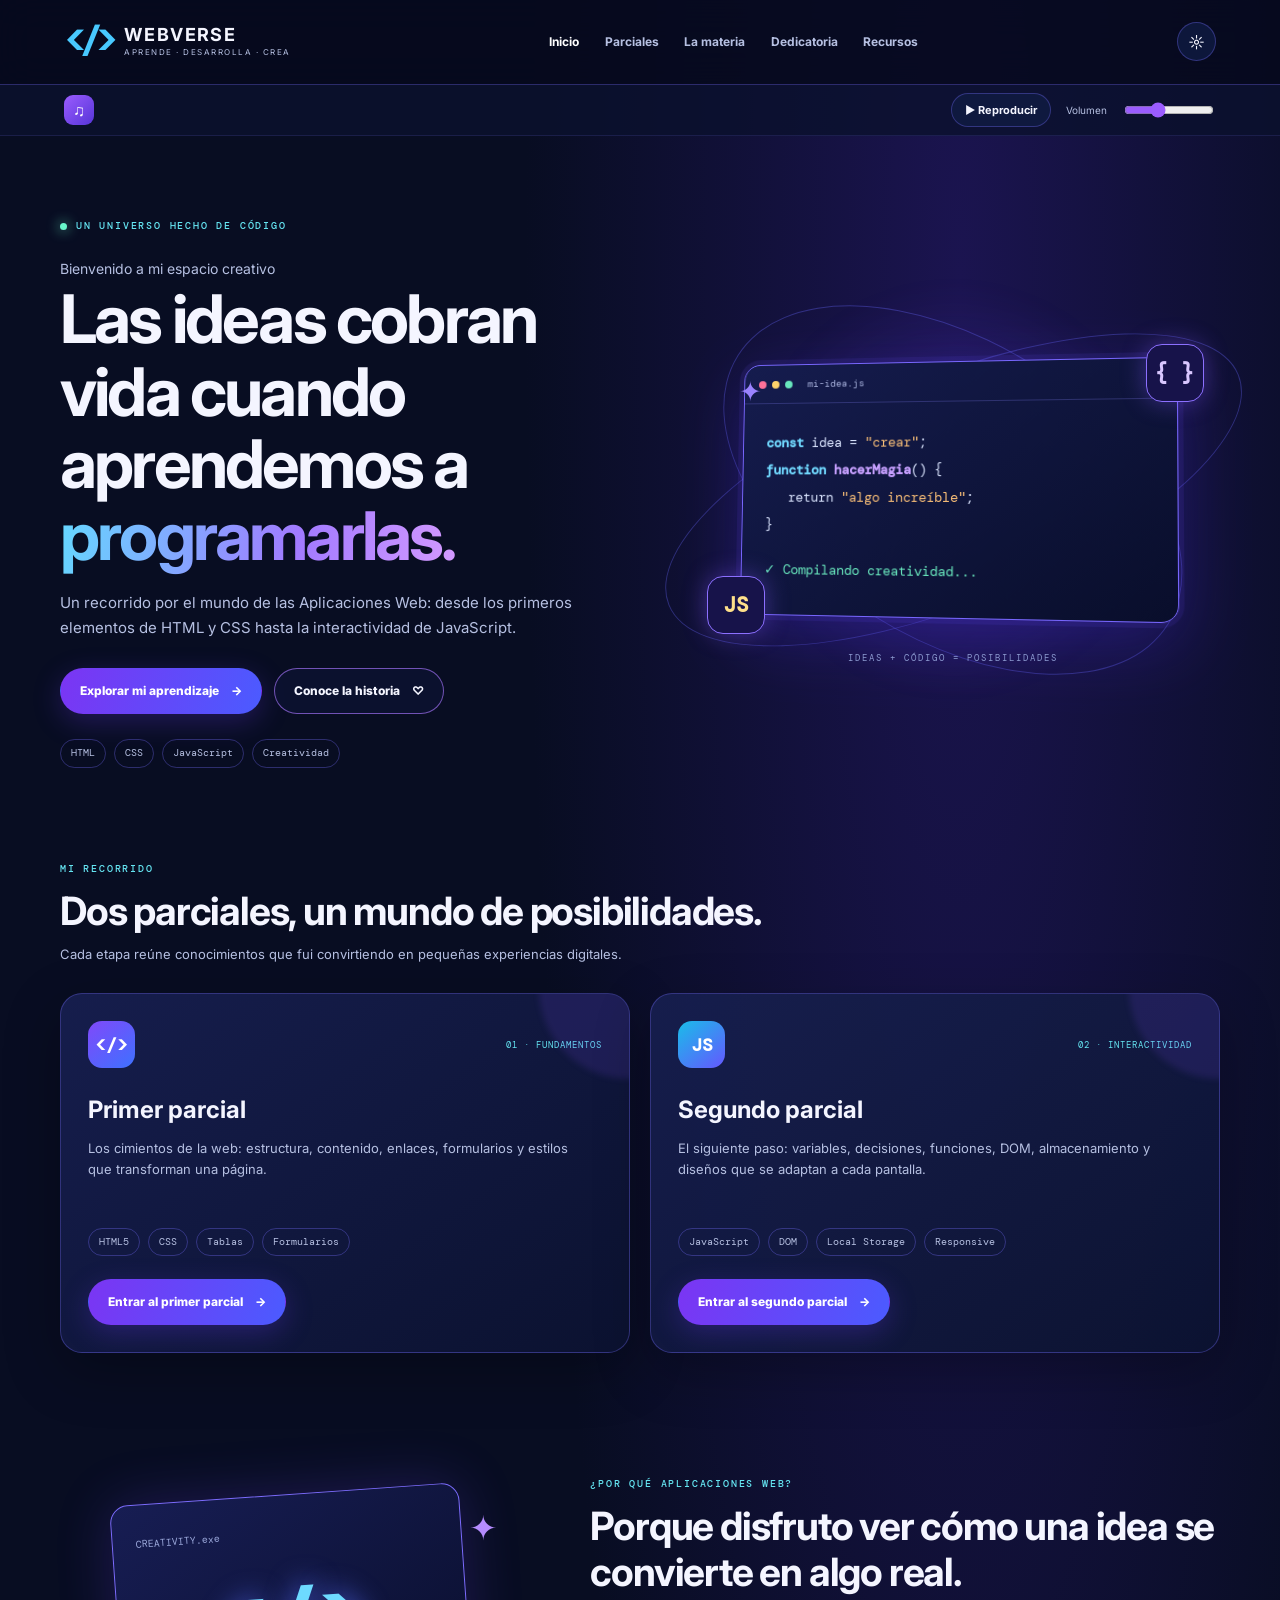
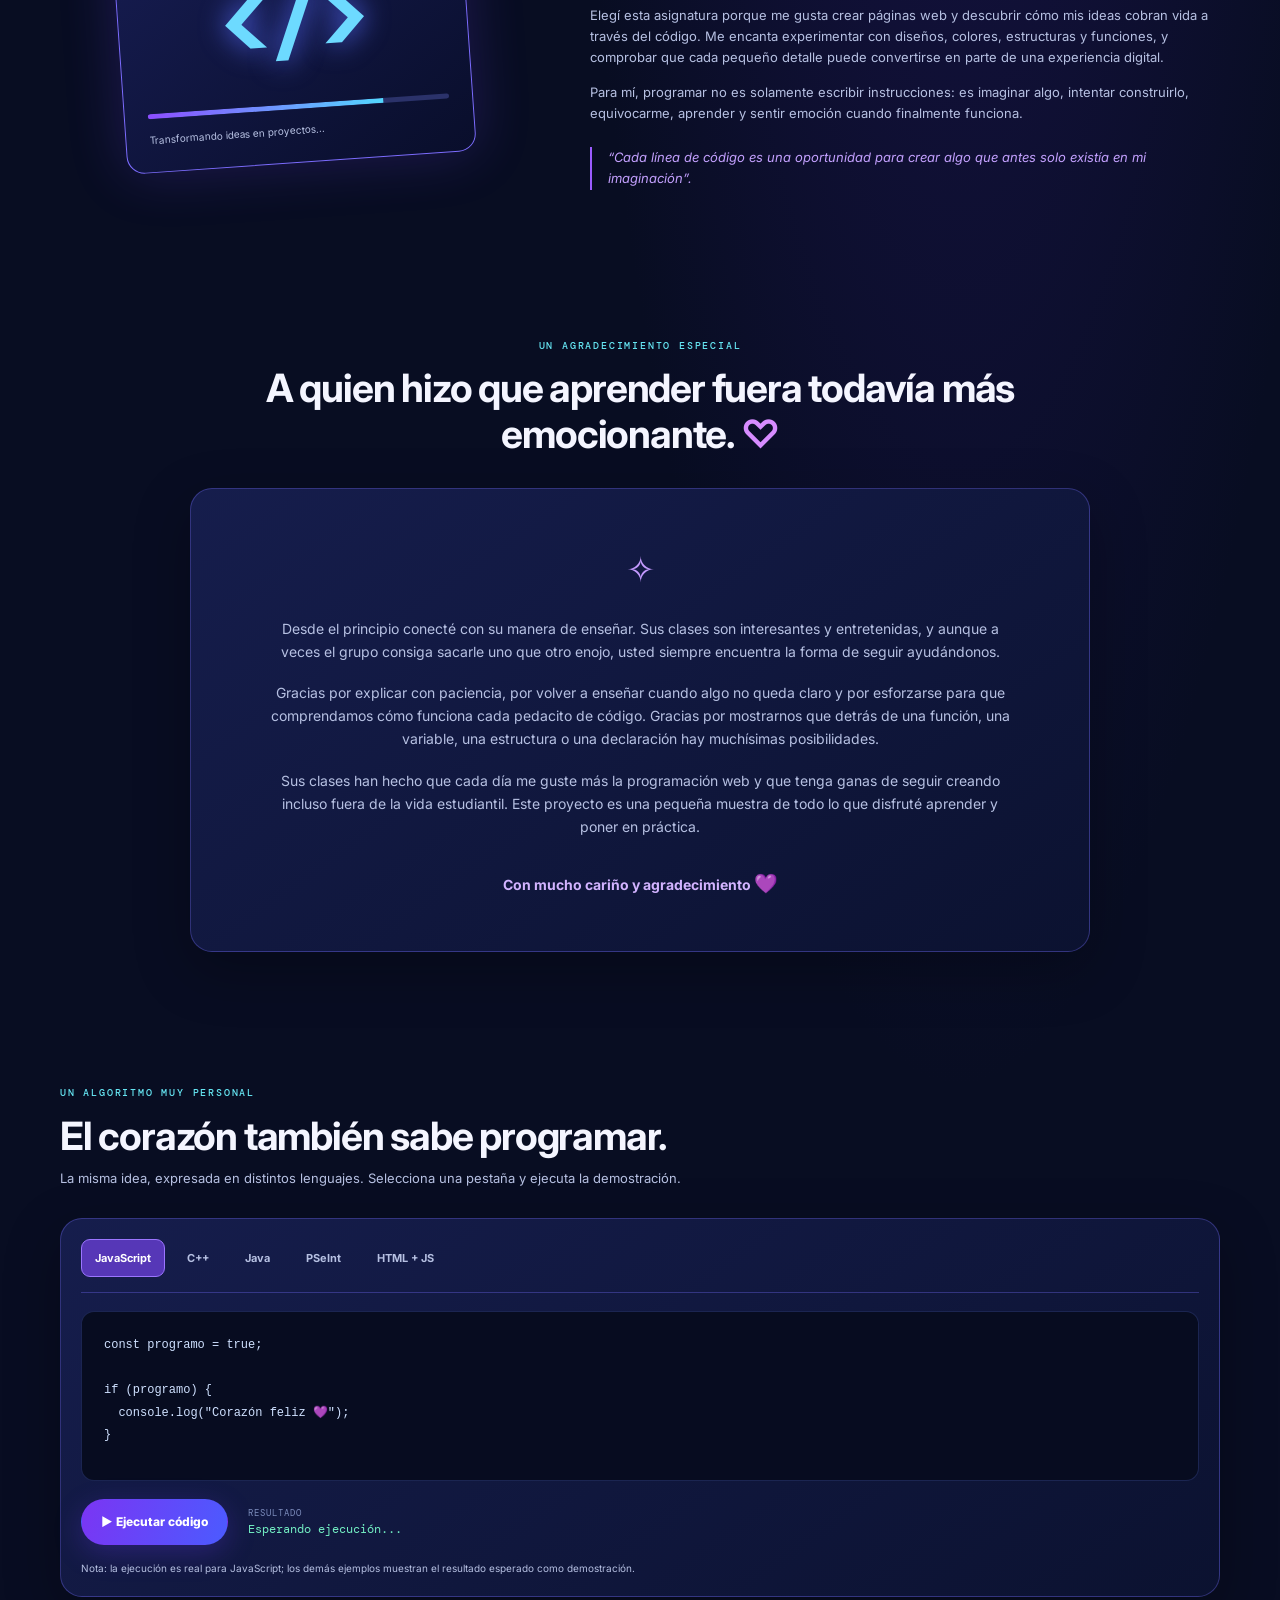
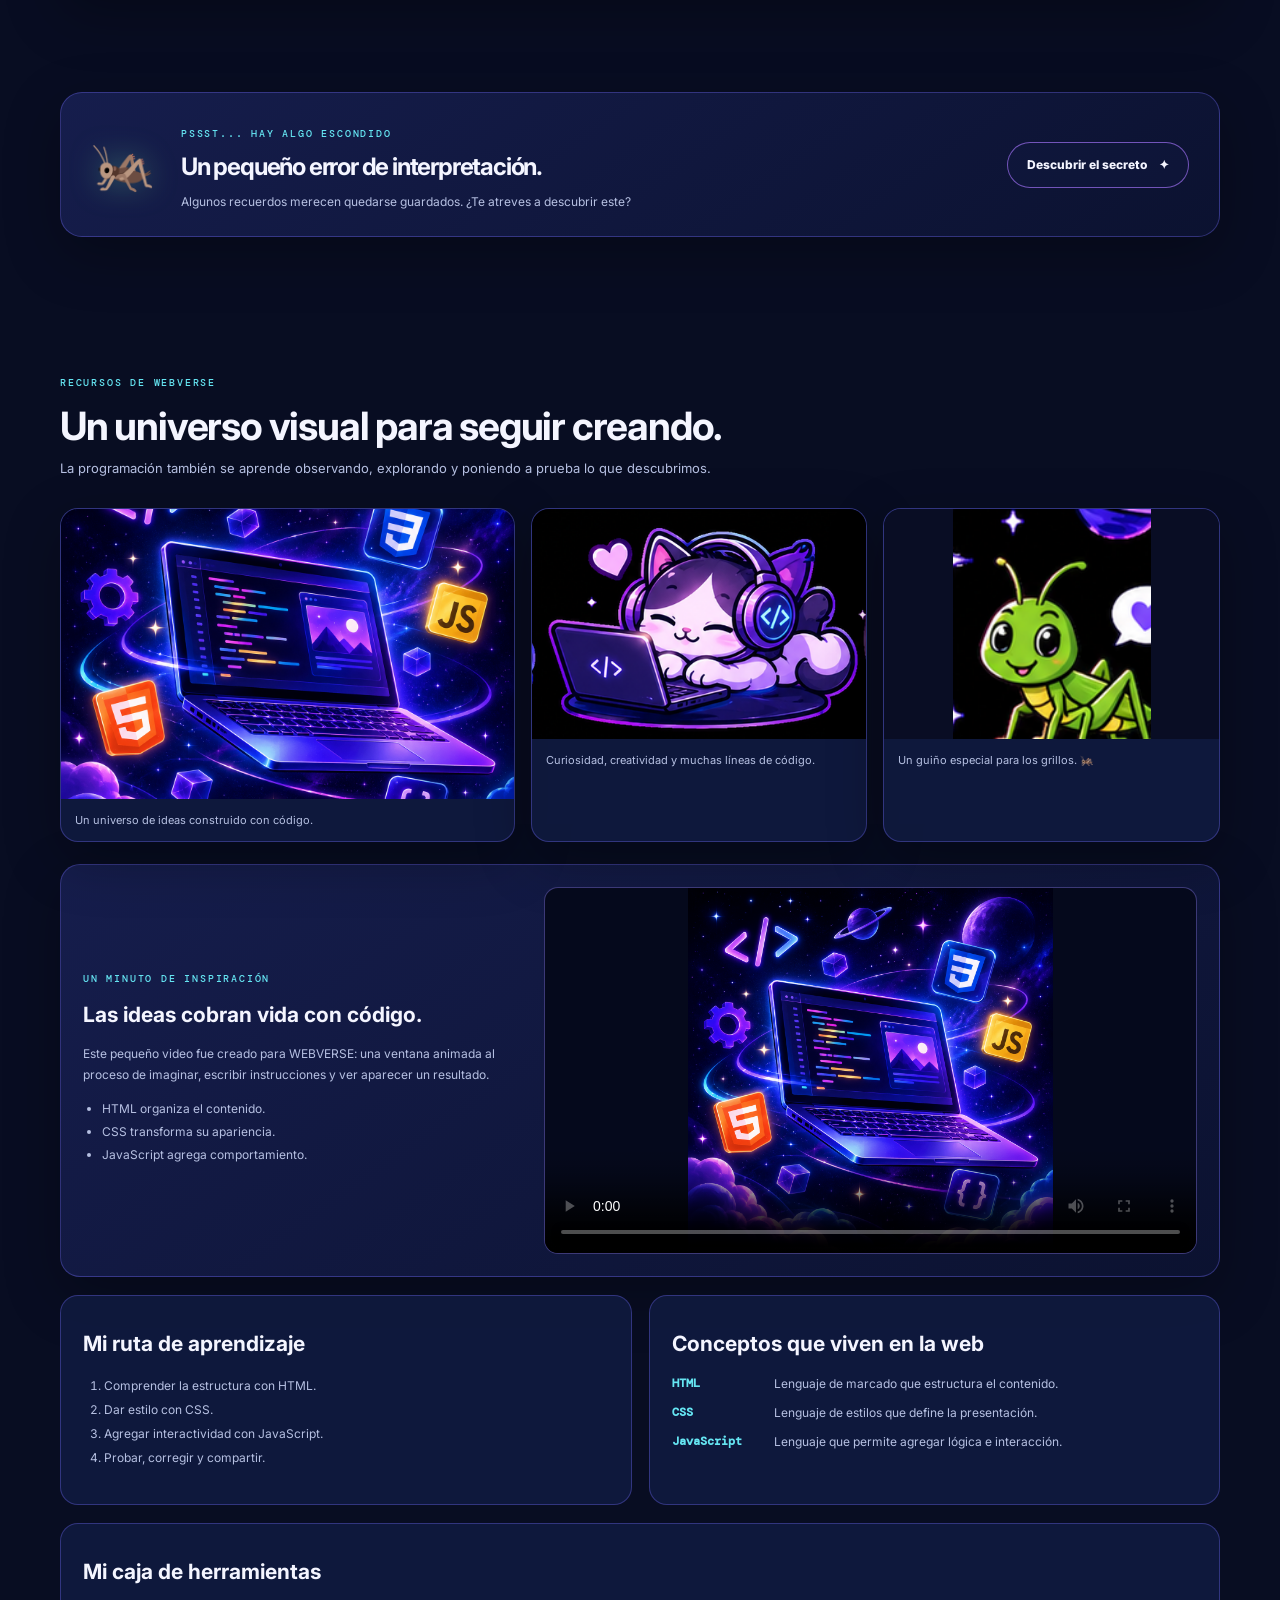
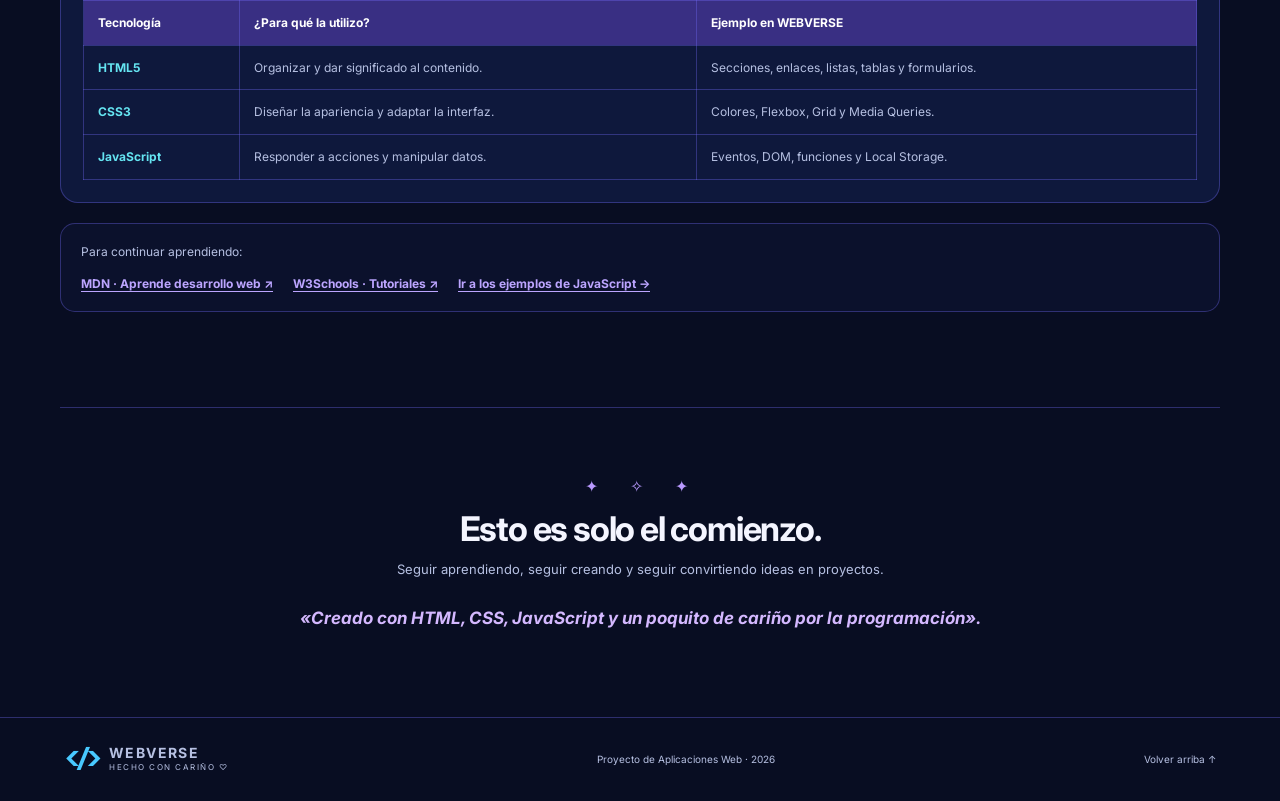
<file: index.html>
<!DOCTYPE html>
<html lang="es">
<head>
  <meta charset="UTF-8">
  <meta name="viewport" content="width=device-width, initial-scale=1.0">
  <meta name="description" content="WEBVERSE: un recorrido creativo por el desarrollo de aplicaciones web.">
  <meta name="theme-color" content="#090d24">
  <title>WEBVERSE | Aprende · Desarrolla · Crea</title>
  <link rel="preconnect" href="https://fonts.googleapis.com">
  <link rel="preconnect" href="https://fonts.gstatic.com" crossorigin>
  <link href="https://fonts.googleapis.com/css2?family=DM+Mono:wght@400;500&family=Inter:wght@400;500;600;700;800&display=swap" rel="stylesheet">
  <link rel="stylesheet" href="webverse.css">
  <script src="index.js" defer></script>
</head>
<body class="home-page">
  <div class="ambient ambient-one"></div>
  <div class="ambient ambient-two"></div>

  <header class="topbar">
    <a class="brand" href="index.html" aria-label="WEBVERSE, inicio">
      <span class="brand-mark">&lt;/&gt;</span>
      <span><strong>WEBVERSE</strong><small>APRENDE · DESARROLLA · CREA</small></span>
    </a>
    <nav class="main-nav" aria-label="Navegación principal">
      <a class="active" href="#inicio">Inicio</a>
      <a href="#parciales">Parciales</a>
      <a href="#materia">La materia</a>
      <a href="#dedicatoria">Dedicatoria</a>
      <a href="#recursos">Recursos</a>
    </nav>
    <button class="icon-button" id="themeToggle" type="button" aria-label="Cambiar tema" title="Cambiar tema">☼</button>
    <button class="menu-toggle" id="menuToggle" type="button" aria-label="Abrir menú" aria-expanded="false">☰</button>
  </header>

  <section class="music-strip" aria-label="Reproductor de música">
    <div class="music-track">
      <span class="music-note">♫</span>
    </div>
    <audio id="backgroundMusic" src="Home - Come Back Down.mp3.mpeg" loop preload="metadata"></audio>
    <button class="music-button" id="musicToggle" type="button">▶ Reproducir</button>
    <label class="volume-control" for="musicVolume">Volumen</label>
    <input id="musicVolume" type="range" min="0" max="1" step="0.01" value="0.35" aria-label="Volumen de la música">
  </section>

  <main>
    <section class="hero section-shell" id="inicio">
      <div class="hero-copy">
        <span class="eyebrow"><span class="pulse-dot"></span> UN UNIVERSO HECHO DE CÓDIGO</span>
        <p class="hero-kicker">Bienvenido a mi espacio creativo</p>
        <h1>Las ideas cobran vida cuando aprendemos a <span>programarlas.</span></h1>
        <p class="hero-description">Un recorrido por el mundo de las Aplicaciones Web: desde los primeros elementos de HTML y CSS hasta la interactividad de JavaScript.</p>
        <div class="hero-actions">
          <a class="button button-primary" href="#parciales">Explorar mi aprendizaje <span>→</span></a>
          <a class="button button-ghost" href="#dedicatoria">Conoce la historia <span>♡</span></a>
        </div>
        <div class="hero-tags"><span>HTML</span><span>CSS</span><span>JavaScript</span><span>Creatividad</span></div>
      </div>
      <div class="hero-art" aria-label="Ilustración de una computadora con código">
        <div class="orbit orbit-a"></div><div class="orbit orbit-b"></div>
        <div class="code-window">
          <div class="window-bar"><i></i><i></i><i></i><span>mi-idea.js</span></div>
          <div class="fake-code">
            <p><b>const</b> idea = <em>"crear"</em>;</p>
            <p><b>function</b> <strong>hacerMagia</strong>() {</p>
            <p class="indent">return <em>"algo increíble"</em>;</p>
            <p>}</p>
            <p class="code-result">✓ Compilando creatividad...</p>
          </div>
        </div>
        <div class="floating-chip chip-one">{ }</div>
        <div class="floating-chip chip-two">JS</div>
        <div class="floating-star">✦</div>
        <div class="hero-caption">IDEAS + CÓDIGO = POSIBILIDADES</div>
      </div>
    </section>

    <section class="section-shell" id="parciales">
      <div class="section-heading">
        <span class="eyebrow">MI RECORRIDO</span>
        <h2>Dos parciales, un mundo de posibilidades.</h2>
        <p>Cada etapa reúne conocimientos que fui convirtiendo en pequeñas experiencias digitales.</p>
      </div>
      <div class="semester-grid">
        <article class="semester-card first-card">
          <div class="card-topline"><span class="semester-icon">&lt;/&gt;</span><span class="status-pill">01 · FUNDAMENTOS</span></div>
          <h3>Primer parcial</h3>
          <p>Los cimientos de la web: estructura, contenido, enlaces, formularios y estilos que transforman una página.</p>
          <div class="topic-pills"><span>HTML5</span><span>CSS</span><span>Tablas</span><span>Formularios</span></div>
          <a class="button button-primary" href="primer-parcial.html">Entrar al primer parcial <span>→</span></a>
        </article>
        <article class="semester-card second-card">
          <div class="card-topline"><span class="semester-icon">JS</span><span class="status-pill">02 · INTERACTIVIDAD</span></div>
          <h3>Segundo parcial</h3>
          <p>El siguiente paso: variables, decisiones, funciones, DOM, almacenamiento y diseños que se adaptan a cada pantalla.</p>
          <div class="topic-pills"><span>JavaScript</span><span>DOM</span><span>Local Storage</span><span>Responsive</span></div>
          <a class="button button-primary" href="segundo-parcial.html">Entrar al segundo parcial <span>→</span></a>
        </article>
      </div>
    </section>

    <section class="section-shell about-section" id="materia">
      <div class="about-visual">
        <div class="visual-screen">
          <span class="screen-label">CREATIVITY.exe</span>
          <div class="screen-symbol">&lt;/&gt;</div>
          <div class="screen-progress"><span></span></div>
          <small>Transformando ideas en proyectos...</small>
        </div>
        <span class="visual-orbit orbit-dot">✦</span>
      </div>
      <div class="about-copy">
        <span class="eyebrow">¿POR QUÉ APLICACIONES WEB?</span>
        <h2>Porque disfruto ver cómo una idea se convierte en algo real.</h2>
        <p>Elegí esta asignatura porque me gusta crear páginas web y descubrir cómo mis ideas cobran vida a través del código. Me encanta experimentar con diseños, colores, estructuras y funciones, y comprobar que cada pequeño detalle puede convertirse en parte de una experiencia digital.</p>
        <p>Para mí, programar no es solamente escribir instrucciones: es imaginar algo, intentar construirlo, equivocarme, aprender y sentir emoción cuando finalmente funciona.</p>
        <div class="quote-line">“Cada línea de código es una oportunidad para crear algo que antes solo existía en mi imaginación”.</div>
      </div>
    </section>

    <section class="section-shell dedication-section" id="dedicatoria">
      <div class="section-heading centered-heading">
        <span class="eyebrow">UN AGRADECIMIENTO ESPECIAL</span>
        <h2>A quien hizo que aprender fuera todavía más emocionante. <span class="heart">♡</span></h2>
      </div>
      <article class="dedication-card">
        <div class="dedication-symbol">✧</div>
        <p>Desde el principio conecté con su manera de enseñar. Sus clases son interesantes y entretenidas, y aunque a veces el grupo consiga sacarle uno que otro enojo, usted siempre encuentra la forma de seguir ayudándonos.</p>
        <p>Gracias por explicar con paciencia, por volver a enseñar cuando algo no queda claro y por esforzarse para que comprendamos cómo funciona cada pedacito de código. Gracias por mostrarnos que detrás de una función, una variable, una estructura o una declaración hay muchísimas posibilidades.</p>
        <p>Sus clases han hecho que cada día me guste más la programación web y que tenga ganas de seguir creando incluso fuera de la vida estudiantil. Este proyecto es una pequeña muestra de todo lo que disfruté aprender y poner en práctica.</p>
        <div class="dedication-signature">Con mucho cariño y agradecimiento <span>💜</span></div>
      </article>
    </section>

    <section class="section-shell heart-code-section">
      <div class="section-heading">
        <span class="eyebrow">UN ALGORITMO MUY PERSONAL</span>
        <h2>El corazón también sabe programar.</h2>
        <p>La misma idea, expresada en distintos lenguajes. Selecciona una pestaña y ejecuta la demostración.</p>
      </div>
      <div class="code-lab">
        <div class="code-tabs" role="tablist" aria-label="Lenguajes de programación">
          <button class="code-tab active" data-language="javascript" role="tab" aria-selected="true">JavaScript</button>
          <button class="code-tab" data-language="cpp" role="tab" aria-selected="false">C++</button>
          <button class="code-tab" data-language="java" role="tab" aria-selected="false">Java</button>
          <button class="code-tab" data-language="pseint" role="tab" aria-selected="false">PSeInt</button>
          <button class="code-tab" data-language="html" role="tab" aria-selected="false">HTML + JS</button>
        </div>
        <pre class="code-display"><code id="heartCode">const programo = true;

if (programo) {
  console.log("Corazón feliz 💜");
}</code></pre>
        <div class="code-lab-bottom">
          <button class="button button-primary" id="runHeartCode" type="button">▶ Ejecutar código</button>
          <div class="terminal-output" aria-live="polite"><span>RESULTADO</span><strong id="heartOutput">Esperando ejecución...</strong></div>
        </div>
        <p class="code-note">Nota: la ejecución es real para JavaScript; los demás ejemplos muestran el resultado esperado como demostración.</p>
      </div>
    </section>

    <section class="section-shell easter-section">
      <div class="easter-card">
        <div class="cricket-art" aria-hidden="true">🦗</div>
        <div>
          <span class="eyebrow">PSSST... HAY ALGO ESCONDIDO</span>
          <h2>Un pequeño error de interpretación.</h2>
          <p>Algunos recuerdos merecen quedarse guardados. ¿Te atreves a descubrir este?</p>
        </div>
        <button class="button button-ghost" id="cricketButton" type="button">Descubrir el secreto <span>✦</span></button>
      </div>
    </section>


    <section class="section-shell resource-section" id="recursos">
      <div class="section-heading">
        <span class="eyebrow">RECURSOS DE WEBVERSE</span>
        <h2>Un universo visual para seguir creando.</h2>
        <p>La programación también se aprende observando, explorando y poniendo a prueba lo que descubrimos.</p>
      </div>
      <div class="resource-gallery">
        <figure class="resource-image resource-image-large">
          <img src="webverse-galaxia.png" alt="Computadora futurista rodeada de símbolos de HTML, CSS y JavaScript en una galaxia violeta" loading="lazy">
          <figcaption>Un universo de ideas construido con código.</figcaption>
        </figure>
        <figure class="resource-image">
          <img src="gatita-programadora.png" alt="Ilustración de una gatita con audífonos que programa en una computadora" loading="lazy">
          <figcaption>Curiosidad, creatividad y muchas líneas de código.</figcaption>
        </figure>
        <figure class="resource-image mascot-image">
          <img src="grillito-programador.png" alt="Pequeño saltamontes verde ilustrado con estilo tierno y tecnológico" loading="lazy">
          <figcaption>Un guiño especial para los grillos. 🦗</figcaption>
        </figure>
      </div>
      <div class="media-feature">
        <div class="media-copy">
          <span class="eyebrow">UN MINUTO DE INSPIRACIÓN</span>
          <h3>Las ideas cobran vida con código.</h3>
          <p>Este pequeño video fue creado para WEBVERSE: una ventana animada al proceso de imaginar, escribir instrucciones y ver aparecer un resultado.</p>
          <ul class="resource-list">
            <li>HTML organiza el contenido.</li>
            <li>CSS transforma su apariencia.</li>
            <li>JavaScript agrega comportamiento.</li>
          </ul>
        </div>
        <video class="webverse-video" controls preload="metadata" poster="webverse-galaxia.png">
          <source src="webverse-programacion.mp4" type="video/mp4">
          Tu navegador no puede reproducir este video. Puedes actualizar tu navegador para verlo.
        </video>
      </div>
      <div class="resource-bottom-grid">
        <article class="resource-panel">
          <h3>Mi ruta de aprendizaje</h3>
          <ol>
            <li>Comprender la estructura con HTML.</li>
            <li>Dar estilo con CSS.</li>
            <li>Agregar interactividad con JavaScript.</li>
            <li>Probar, corregir y compartir.</li>
          </ol>
        </article>
        <article class="resource-panel">
          <h3>Conceptos que viven en la web</h3>
          <dl class="definition-list">
            <dt>HTML</dt><dd>Lenguaje de marcado que estructura el contenido.</dd>
            <dt>CSS</dt><dd>Lenguaje de estilos que define la presentación.</dd>
            <dt>JavaScript</dt><dd>Lenguaje que permite agregar lógica e interacción.</dd>
          </dl>
        </article>
      </div>
      <div class="resource-table-wrap">
        <h3>Mi caja de herramientas</h3>
        <table class="resource-table">
          <thead><tr><th scope="col">Tecnología</th><th scope="col">¿Para qué la utilizo?</th><th scope="col">Ejemplo en WEBVERSE</th></tr></thead>
          <tbody>
            <tr><th scope="row">HTML5</th><td>Organizar y dar significado al contenido.</td><td>Secciones, enlaces, listas, tablas y formularios.</td></tr>
            <tr><th scope="row">CSS3</th><td>Diseñar la apariencia y adaptar la interfaz.</td><td>Colores, Flexbox, Grid y Media Queries.</td></tr>
            <tr><th scope="row">JavaScript</th><td>Responder a acciones y manipular datos.</td><td>Eventos, DOM, funciones y Local Storage.</td></tr>
          </tbody>
        </table>
      </div>
      <div class="resource-links">
        <p>Para continuar aprendiendo:</p>
        <a href="https://developer.mozilla.org/es/docs/Learn" target="_blank" rel="noopener noreferrer">MDN · Aprende desarrollo web ↗</a>
        <a href="https://www.w3schools.com/" target="_blank" rel="noopener noreferrer">W3Schools · Tutoriales ↗</a>
        <a href="segundo-parcial.html#javascript">Ir a los ejemplos de JavaScript →</a>
      </div>
    </section>

    <section class="section-shell final-message">
      <div class="final-stars">✦　✧　✦</div>
      <h2>Esto es solo el comienzo.</h2>
      <p>Seguir aprendiendo, seguir creando y seguir convirtiendo ideas en proyectos.</p>
      <strong>«Creado con HTML, CSS, JavaScript y un poquito de cariño por la programación».</strong>
    </section>
  </main>

  <footer class="site-footer">
    <a class="brand footer-brand" href="#inicio"><span class="brand-mark">&lt;/&gt;</span><span><strong>WEBVERSE</strong><small>HECHO CON CARIÑO ♡</small></span></a>
    <span>Proyecto de Aplicaciones Web · 2026</span>
    <a href="#inicio">Volver arriba ↑</a>
  </footer>

  <dialog class="secret-dialog" id="cricketDialog">
    <button class="dialog-close" id="closeCricket" type="button" aria-label="Cerrar">×</button>
    <div class="secret-bug">🦗</div>
    <span class="eyebrow">EASTER EGG DESBLOQUEADO</span>
    <h2>¡Hola, grillos!</h2>
    <p>Un día, al salir del laboratorio, la maestra nos llamó “crios, de crianza”. Pero yo, entre las prisas y mi magnífica capacidad para escuchar cualquier cosa menos lo que dicen, entendí “grillos”.</p>
    <p>Desde ese día, “grillos” se convirtió en mi manera cariñosa de saludarla cuando la veo o llego al laboratorio. Quizá ella no conocía toda la historia detrás de ese apodo... hasta ahora. 💜</p>
    <div class="secret-code">if (recuerdoEspecial) {<br>&nbsp;&nbsp;console.log("¡Hola, grillos! 🦗");<br>}</div>
    <button class="button button-primary" id="secretOkay" type="button">Guardar este recuerdo ♡</button>
  </dialog>

  <div class="toast" id="toast" role="status" aria-live="polite"></div>
</body>
</html>
</file>
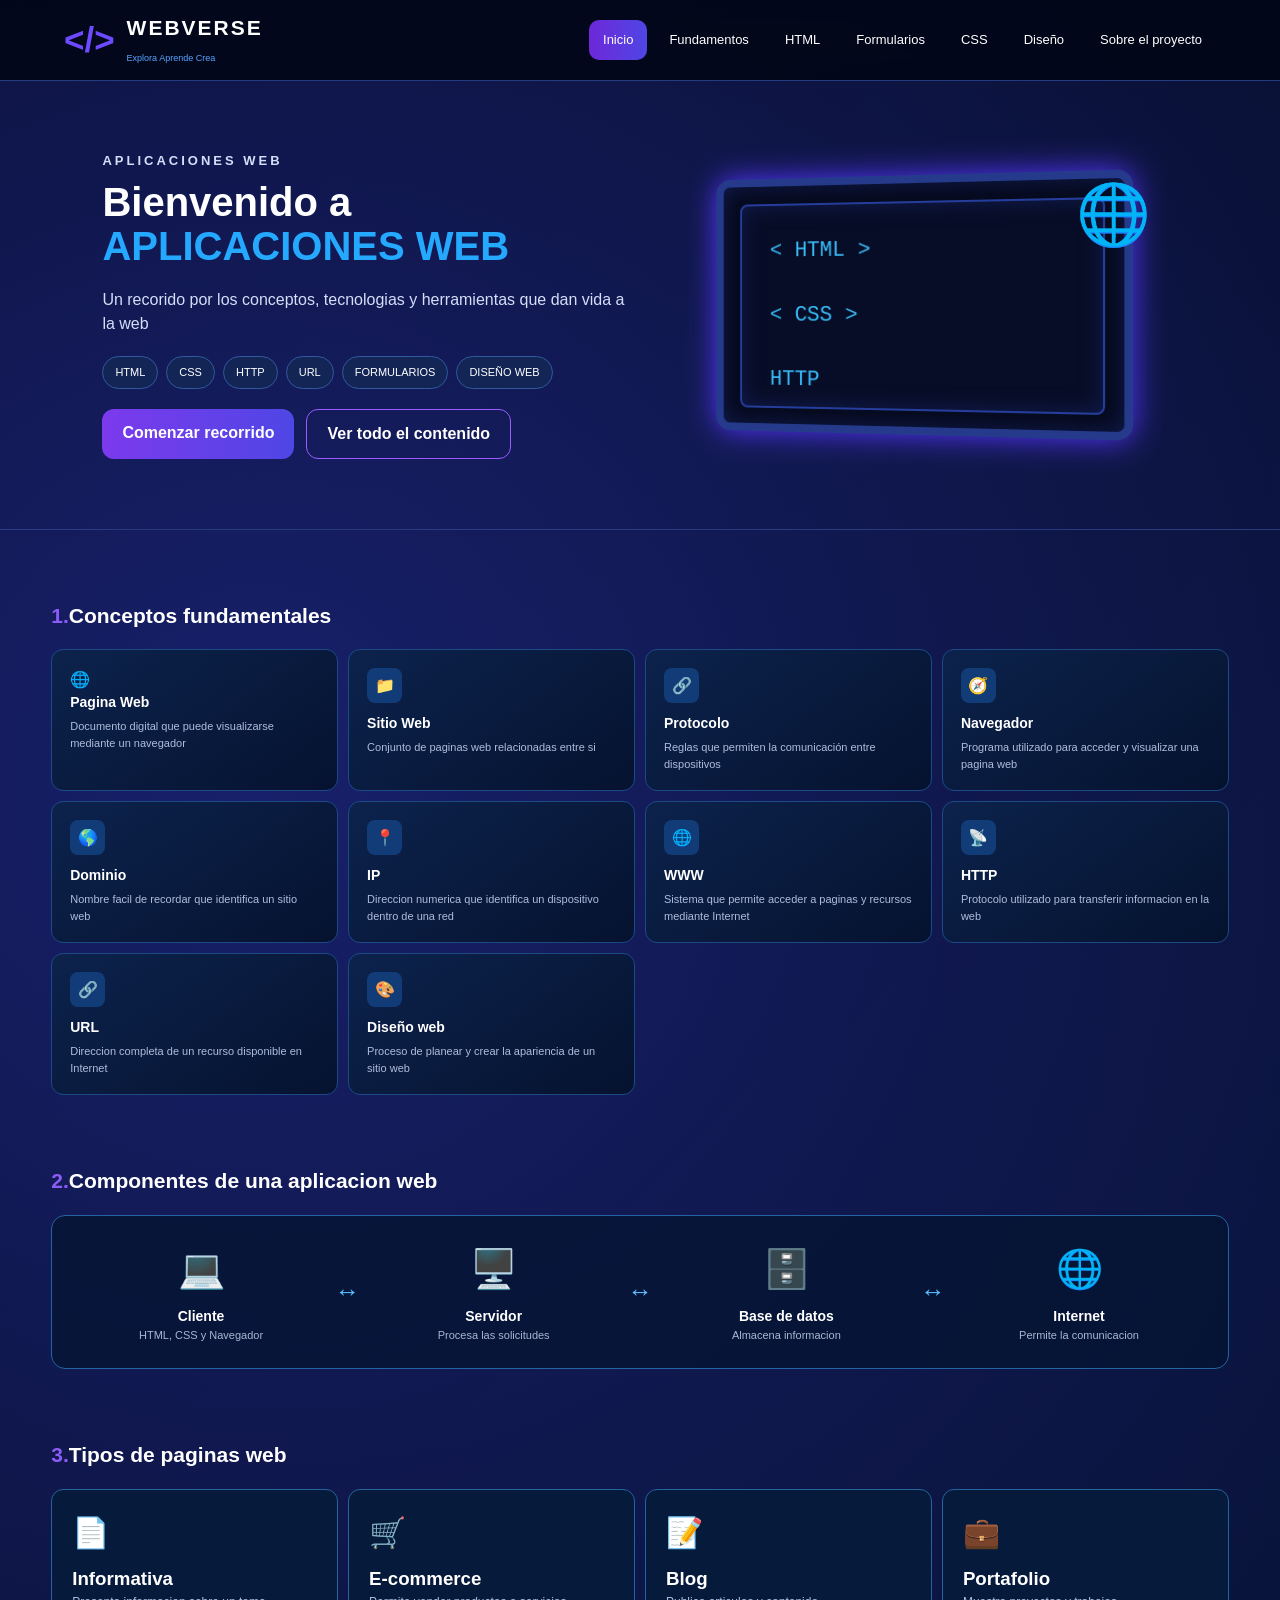
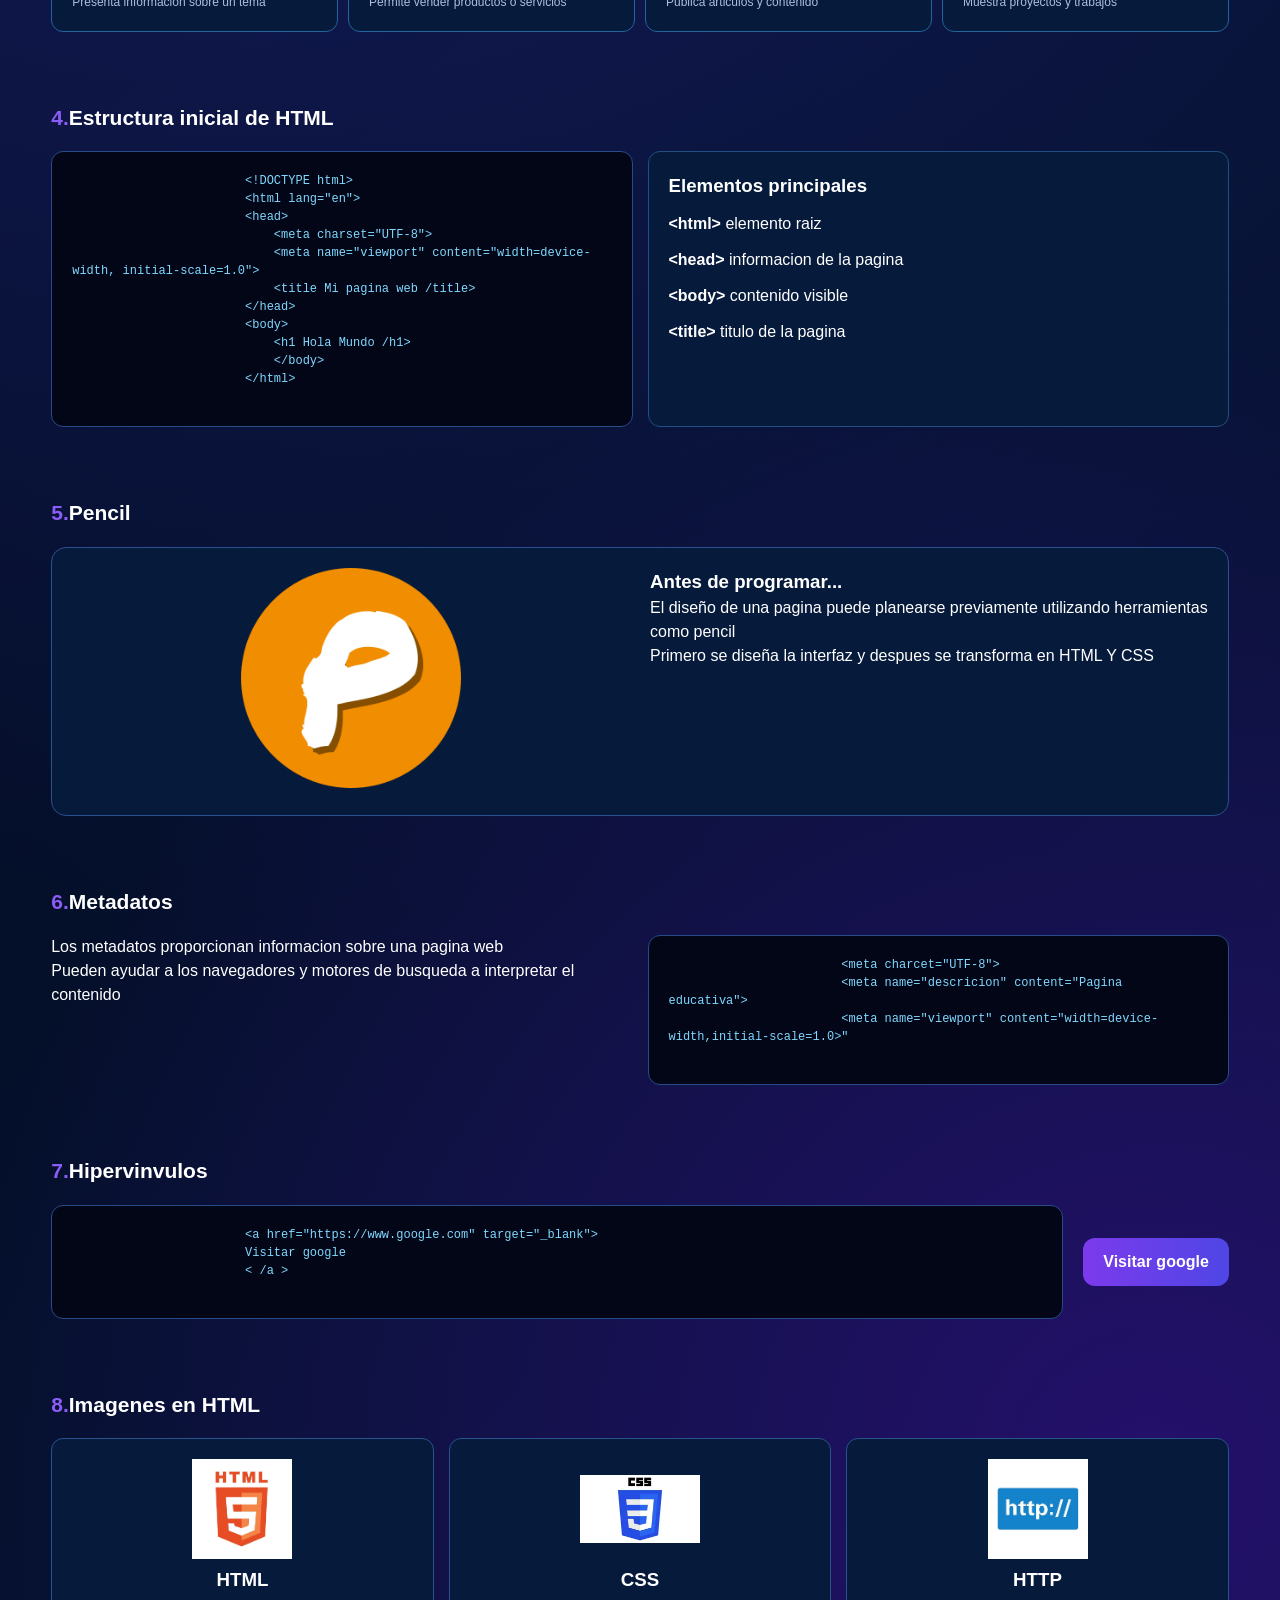
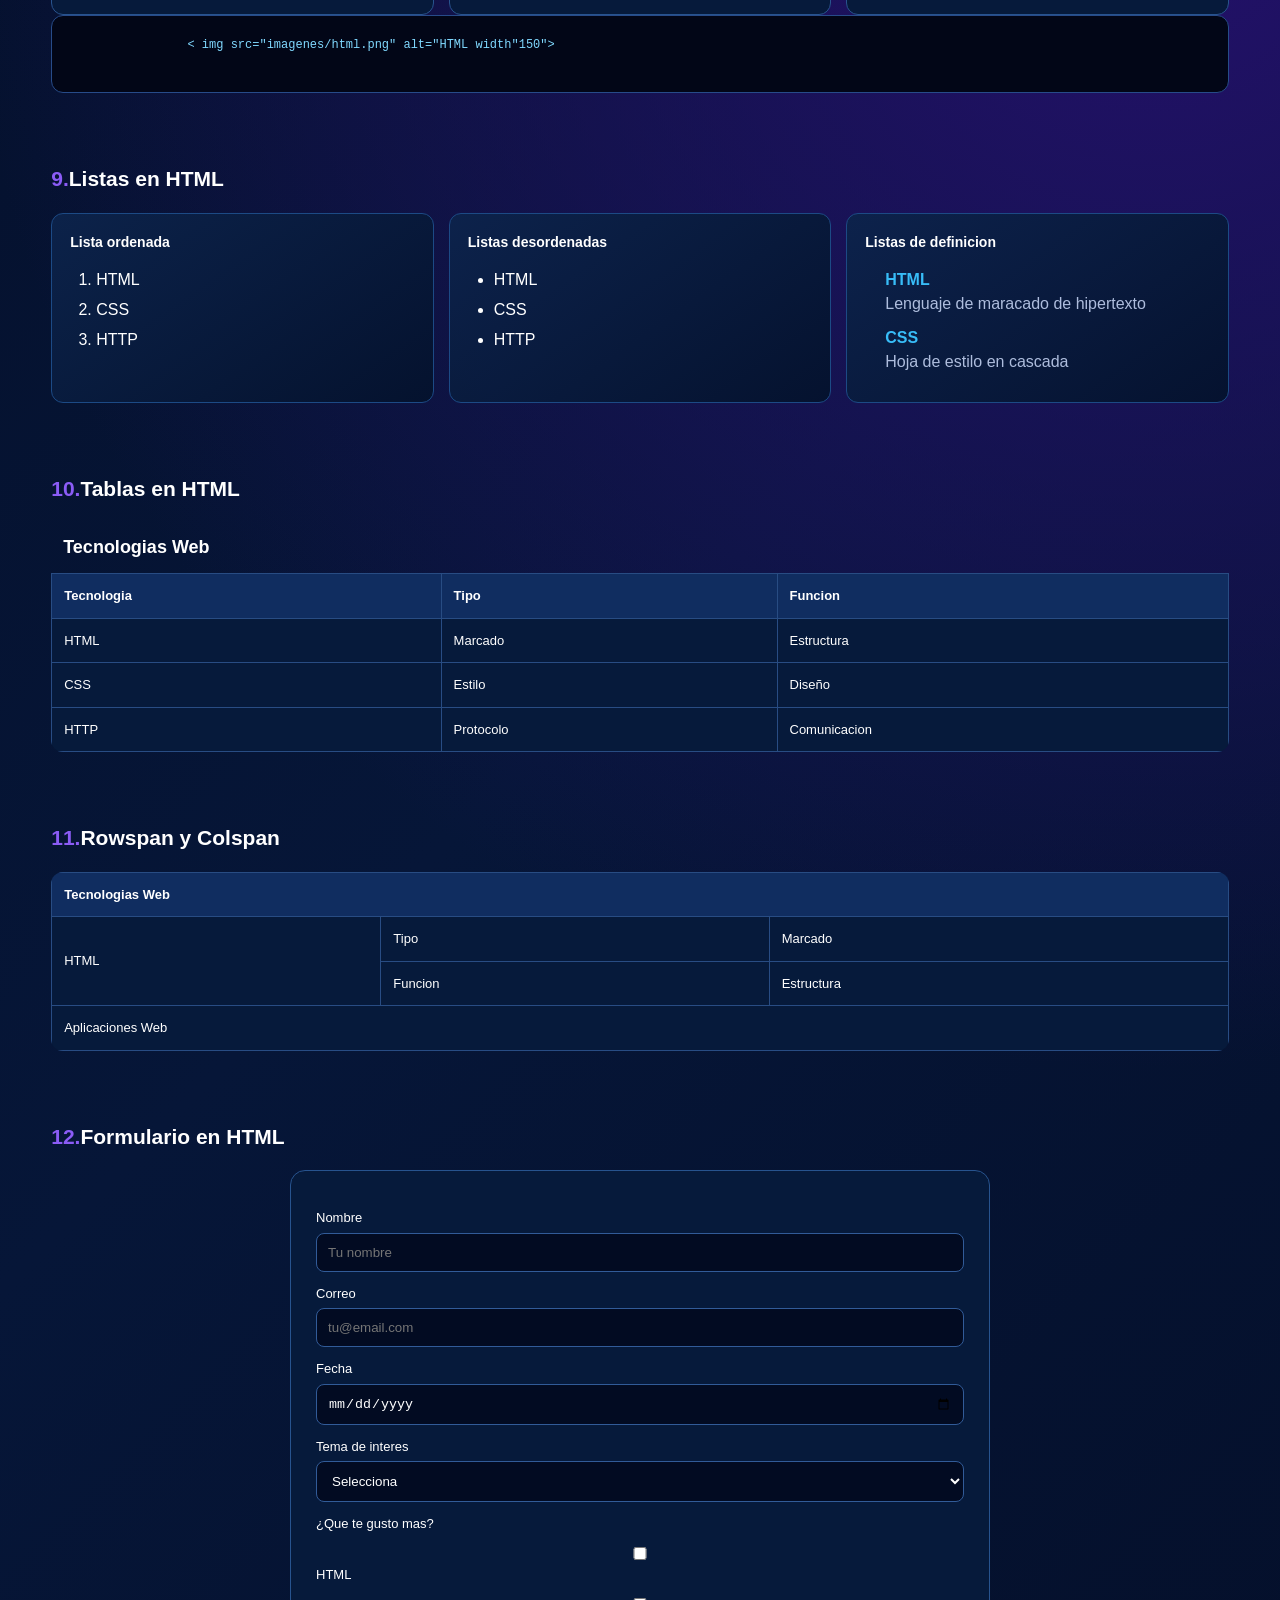
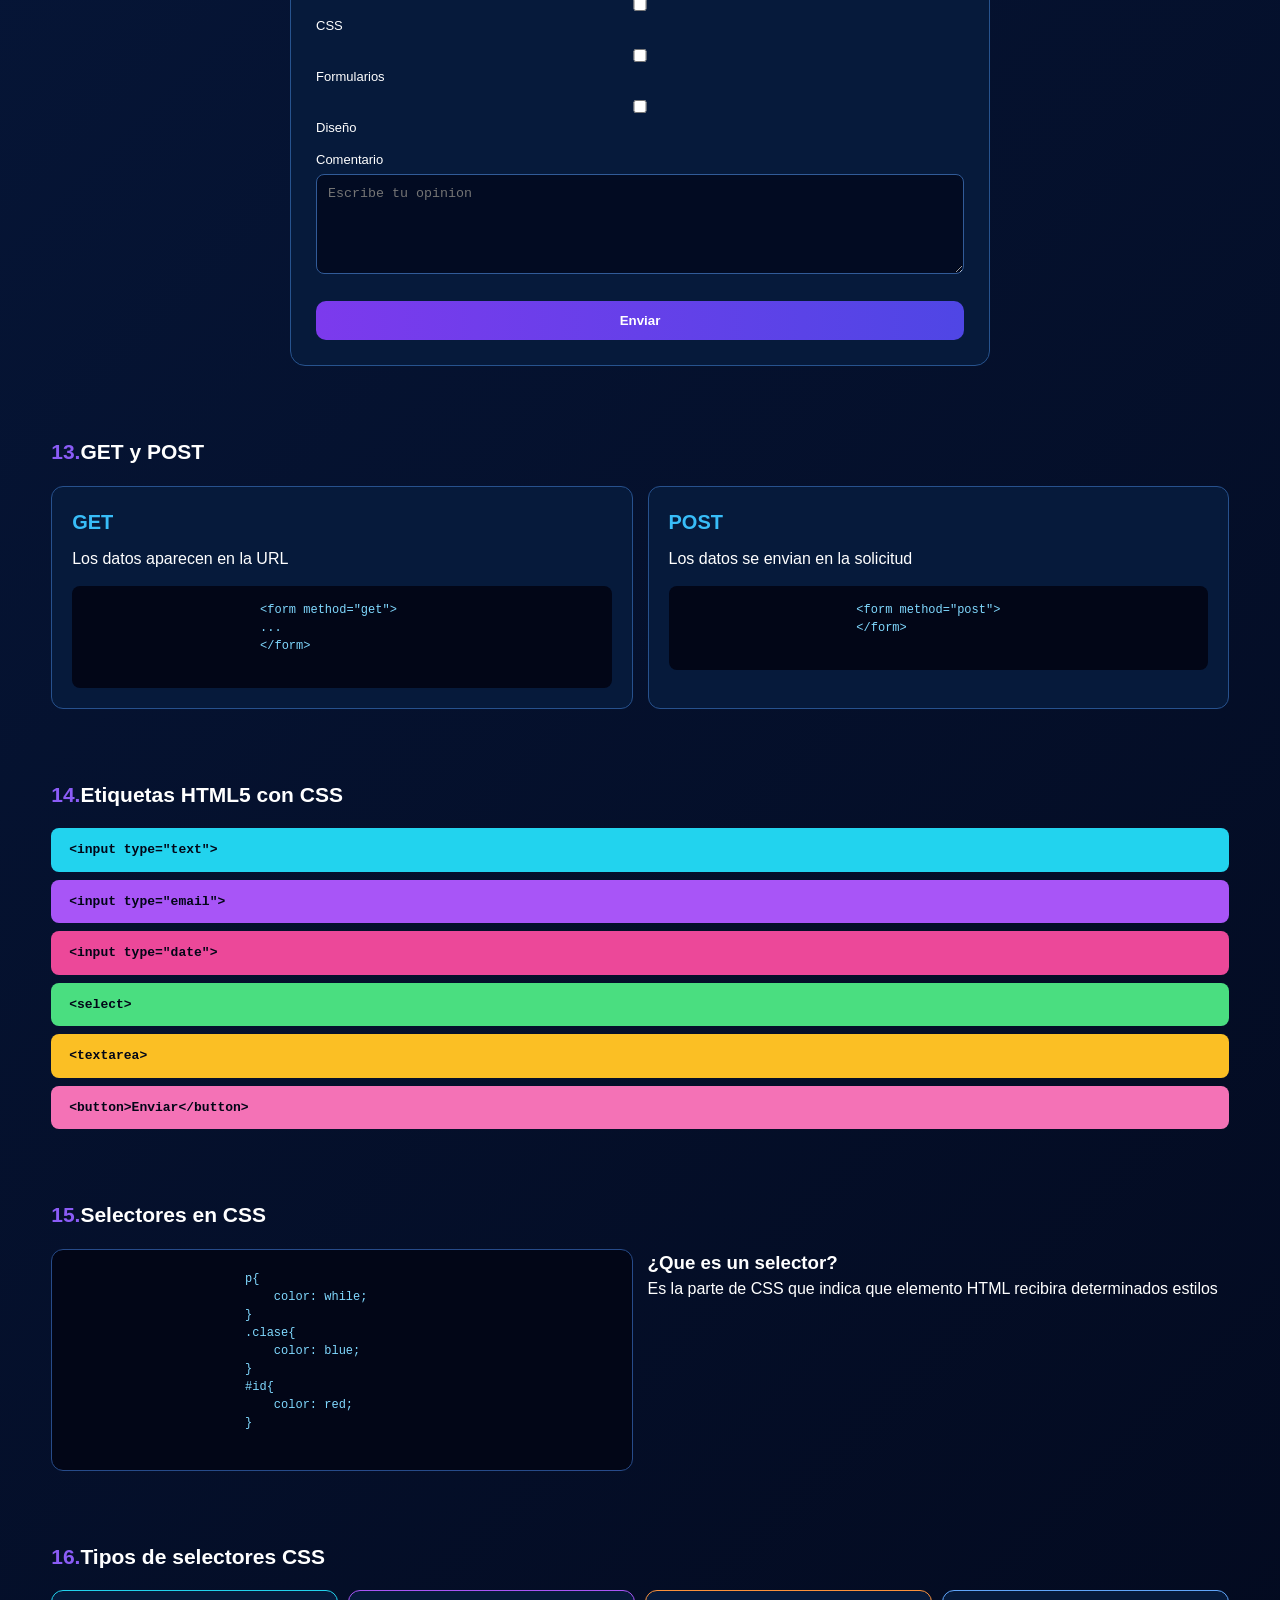
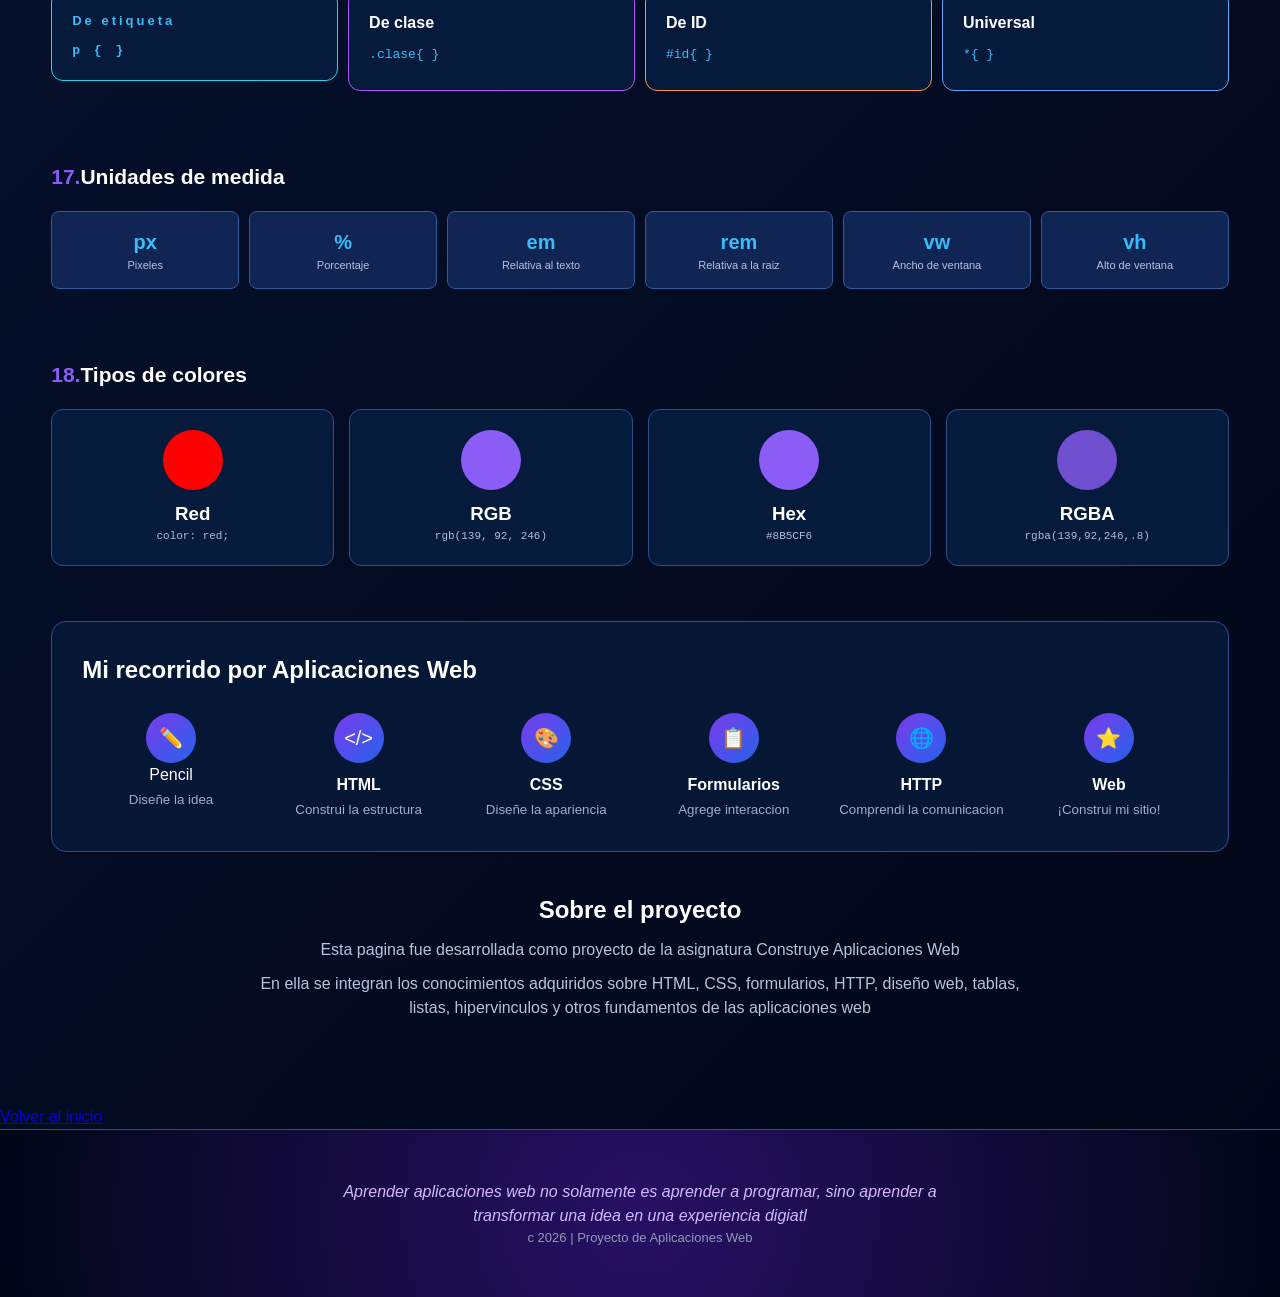
<file: primer-parcial.html>
<!DOCTYPE html>
<html lang="en">
<head>
    <meta charset="UTF-8">
    <meta name="viewport" content="width=device-width, initial-scale=1.0">
    <meta name="descripcion" content="Guia educativa sobre Aplicaciones Web">
    <meta name="author" content="Proyecto de Aplicaciones Web">
    <title>Examen</title>
    <link rel="stylesheet" href="estilos.css">
</head>
<body>
    <header class="encabezado">
        <div class="logo">
            <span class="logo-icon">&lt;/&gt;</span>
            <div>
                <h1>WEBVERSE</h1>
                <small> Explora Aprende Crea</small>
            </div>
        </div>
        <nav class="menu">
            <a href="#inicio" class="activo">Inicio</a>
            <a href="#fundamentos">Fundamentos</a>
            <a href="#html">HTML</a>
            <a href="#formularios">Formularios</a>
            <a href="#css">CSS</a>
            <a href="#diseno">Diseño</a>
            <a href="#proyecto">Sobre el proyecto</a>
        </nav>
    </header>
    <main id="inicio">
        <section class="hero">
            <div class="hero-text">
                <p class="etiqueta">APLICACIONES WEB</p>
                <h2>Bienvenido a <span>APLICACIONES WEB</span></h2>
                <P> Un recorido por los conceptos, tecnologias y herramientas que dan vida a la web</P>
                <div class="etiquetas">
                    <span>HTML</span>
                    <span>CSS</span>
                    <span>HTTP</span>
                    <span>URL</span>
                    <span>FORMULARIOS</span>
                    <span>DISEÑO WEB</span>
                </div>
                <div class="botones">
                    <a href="#fundamentos" class="boton">Comenzar recorrido</a>
                    <a href="#contenido" class="boton-secundario">Ver todo el contenido</a>
                </div>
            </div>
            <div class="hero-imagen">
                <div class="monitor">
                    <div class="pantalla">
                        &lt; HTML &gt;
                        <br><br>
                        &lt; CSS &gt;
                        <br><br>
                        HTTP
                    </div>
                </div>
                <div class="globo">🌐</div>
            </div>
        </section>
        <section id="contenido" class="contenido">
        <section id="fundamentos">
            <h2 class="titulo-seccion"><span>1.</span>Conceptos fundamentales</h2>
            <div class="grid-conceptos">
                <article class="tarjeta">
                    <div class="icon">🌐</div>
                    <h3>Pagina Web</h3>
                    <p>Documento digital que puede visualizarse mediante un navegador</p>
                </article>
                <article class="tarjeta">
                    <div class="icono">📁</div>
                    <h3>Sitio Web</h3>
                    <p>Conjunto de paginas web relacionadas entre si</p>
                </article>
                <article class="tarjeta">
                    <div class="icono">🔗</div>
                    <h3>Protocolo</h3>
                    <p>Reglas que permiten la comunicación entre dispositivos</p>
                    </article>
                <article class="tarjeta">
                    <div class="icono">🧭</div>
                    <h3>Navegador</h3>
                    <p>Programa utilizado para acceder y visualizar una pagina web</p>
                </article>
                <article class="tarjeta">
                    <div class="icono">🌎</div>
                    <h3>Dominio</h3>
                    <p>Nombre facil de recordar que identifica un sitio web</p>
                </article>
                <article class="tarjeta">
                    <div class="icono">📍</div>
                    <h3>IP</h3>
                    <p>Direccion numerica que identifica un dispositivo dentro de una red</p>
                </article>
                <article class="tarjeta">
                    <div class="icono">🌐</div>
                    <h3>WWW</h3>
                    <p>Sistema que permite acceder a paginas y recursos mediante Internet</p>
                </article>
                <article class="tarjeta">
                    <div class="icono">📡</div>
                    <h3>HTTP</h3>
                    <p>Protocolo utilizado para transferir informacion en la web</p>
                </article>
                <article class="tarjeta">
                    <div class="icono">🔗</div>
                    <h3>URL</h3>
                    <p>Direccion completa de un recurso disponible en Internet</p>
                </article>
                <article class="tarjeta">
                    <div class="icono">🎨</div>
                    <h3>Diseño web</h3>
                    <p>Proceso de planear y crear la apariencia de un sitio web</p>
                </article>
            </div>
        </section>
        <section>
            <h2 class="titulo-seccion"><span>2.</span>Componentes de una aplicacion web</h2>
            <div class="componentes">
                <div class="componente">
                    <div class="icono-grande">💻</div>
                    <h3>Cliente</h3>
                    <p>HTML, CSS y Navegador</p>
                </div>
                <div class="flecha">↔️</div>
                <div class="componente">
                    <div class="icono-grande">🖥️</div>
                    <h3>Servidor</h3>
                    <p>Procesa las solicitudes</p>
                </div>
                <div class="flecha">↔️</div>
                <div class="componente">
                    <div class="icono-grande">🗄️</div>
                    <h3>Base de datos</h3>
                    <p>Almacena informacion</p>
                </div>
                <div class="flecha">↔️</div>
                <div class="componente">
                    <div class="icono-grande">🌐</div>
                    <h3>Internet</h3>
                    <p>Permite la comunicacion</p>
                </div>
            </div>
        </section>
        <section>
            <h2 class="titulo-seccion"><span>3.</span>Tipos de paginas web</h2>
            <div class="tipos-web">
                <article class="tipo">
                    <span>📄</span>
                    <h3>Informativa</h3>
                    <p>Presenta informacion sobre un tema</p>
                </article>
                <article class="tipo">
                    <span>🛒</span>
                    <h3>E-commerce</h3>
                    <p>Permite vender productos o servicios</p>
                </article>
                <article class="tipo">
                    <span>📝</span>
                    <h3>Blog</h3>
                    <p>Publica articulos y contenido</p>
                </article>
                <article class="tipo">
                    <span>💼</span>
                    <h3>Portafolio</h3>
                    <p>Muestra proyectos y trabajos</p>
                </article>
            </div>
        </section>
        <section id="html">
            <h2 class="titulo-seccion"><span>4.</span>Estructura inicial de HTML</h2>
            <div class="dos-columnas">
                <div class="codigo">
                    <pre>
                        &lt;!DOCTYPE html&gt;
                        &lt;html lang="en"&gt;
                        &lt;head&gt;
                            &lt;meta charset="UTF-8"&gt;
                            &lt;meta name="viewport" content="width=device-width, initial-scale=1.0"&gt;
                            &lt;title Mi pagina web /title&gt;
                        &lt;/head&gt;
                        &lt;body&gt;
                            &lt;h1 Hola Mundo /h1&gt;
                            &lt;/body&gt;
                        &lt;/html&gt;
                    </pre>
                </div>
                <div class="explicacion">
                    <h3>Elementos principales</h3>
                    <p>
                        <b>&lt;html&gt;</b> elemento raiz
                    </p>
                    <p>
                        <b>&lt;head&gt;</b> informacion de la pagina
                    </p>
                    <p>
                        <b>&lt;body&gt;</b> contenido visible
                    </p>
                    <p>
                        <b>&lt;title&gt;</b> titulo de la pagina
                    </p>
                </div>
            </div>
        </section>
        <section>
            <h2 class="titulo-seccion"><span>5.</span>Pencil</h2>
            <div class="pencil">
                <div>
                    <img src="pencil.png" alt="Diseño realizado en pencil">
                </div>
                <div>
                    <h3>Antes de programar...</h3>
                    <p>El diseño de una pagina puede planearse previamente utilizando herramientas como pencil</p>
                    <p>Primero se diseña la interfaz y despues se transforma en HTML Y CSS</p>
                </div>
            </div>
        </section>
        <section>
            <h2 class="titulo-seccion"><span>6.</span>Metadatos</h2>
            <div class="dos-columnas">
                <div>
                    <p>Los metadatos proporcionan informacion sobre una pagina web</p>
                    <p>Pueden ayudar a los navegadores y motores de busqueda a interpretar el contenido</p>
                </div>
                <div class="codigo">
                    <pre>
                        &lt;meta charcet="UTF-8"&gt;
                        &lt;meta name="descricion" content="Pagina educativa"&gt;
                        &lt;meta name="viewport" content="width=device-width,initial-scale=1.0&gt;"
                    </pre>
                </div>
            </div>
        </section>
        <section>
            <h2 class="titulo-seccion"><span>7.</span>Hipervinvulos</h2>
            <div class="enlace-demo">
                <div class="codigo">
                    <pre>
                        &lt;a href="https://www.google.com" target="_blank"&gt;
                        Visitar google
                        &lt; /a &gt;
                    </pre>
                </div>
                <a href="https:/www.google.com" target="_blank" class="boton"> Visitar google</a>
            </div>
        </section>
        <section>
            <h2 class="titulo-seccion"><span>8.</span>Imagenes en HTML</h2>
            <div class="imagenes-demo">
                <div>
                    <img src="html5.jpg" alt="HTML">
                    <h3>HTML</h3>
                </div>
                <div>
                    <img src="css3.webp" alt="CSS">
                    <h3>CSS</h3>
                </div>
                <div>
                    <img src="http.webp" alt="HTTP">
                    <h3>HTTP</h3>
                </div>
            </div>
            <pre class="codigo">
                &lt; img src="imagenes/html.png" alt="HTML width"150"&gt;
            </pre>
        </section>
        <section>
            <h2 class="titulo-seccion"><span>9.</span>Listas en HTML</h2>
            <div class="listas">
                <div class="tarjeta">
                    <h3>Lista ordenada</h3>
                    <ol>
                        <li>HTML</li>
                        <li>CSS</li>
                        <li>HTTP</li>
                    </ol>
                </div>
                <div class="tarjeta">
                    <h3>Listas desordenadas</h3>
                    <ul>
                        <li>HTML</li>
                        <li>CSS</li>
                        <li>HTTP</li>
                    </ul>
                </div>
                <div class="tarjeta">
                    <h3>Listas de definicion</h3>
                    <dl>
                        <dt>HTML</dt>
                        <dd>Lenguaje de maracado de hipertexto</dd>
                        <dt>CSS</dt>
                        <dd>Hoja de estilo en cascada</dd>
                    </dl>
                </div>
            </div>
        </section>
        <section>
            <h2 class="titulo-seccion"><span>10.</span>Tablas en HTML</h2>
            <table>
                <caption>Tecnologias Web</caption>
                <thead>
                    <tr>
                        <th>Tecnologia</th>
                        <th>Tipo</th>
                        <th>Funcion</th>
                    </tr>
                </thead>
                <tbody>
                    <tr>
                        <td>HTML</td>
                        <td>Marcado</td>
                        <td>Estructura</td>
                    </tr>
                    <tr>
                        <td>CSS</td>
                        <td>Estilo</td>
                        <td>Diseño</td>
                    </tr>
                    <tr>
                        <td>HTTP</td>
                        <td>Protocolo</td>
                        <td>Comunicacion</td>
                    </tr>
                </tbody>
            </table>
        </section>
        <section>
            <h2  class="titulo-seccion"><span>11.</span>Rowspan y Colspan</h2>
            <table>
                <tr>
                    <th colspan="3">Tecnologias Web</th>
                </tr>
                <tr>
                    <td rowspan="2">HTML</td>
                    <td>Tipo</td>
                    <td>Marcado</td>
                </tr>
                <tr>
                    <td>Funcion</td>
                    <td>Estructura</td>
                </tr>
                <tr>
                    <td colspan="3">Aplicaciones Web</td>
                </tr>
            </table>
        </section>
        <section id="formularios">
            <h2 class="titulo-seccion"><span>12.</span>Formulario en HTML</h2>
            <form action="#" method="get" class="formulario">
                <label for="nombre">Nombre</label>
                <input type="text" id="nombre" name="nombre" placeholder="Tu nombre">
                <label for="correo">Correo</label>
                <input type="email" id="correo" name="correo" placeholder="tu@email.com">
                <label for="fecha">Fecha</label>
                <input type="date" id="fecha" name="fecha">
                <label for="tema">Tema de interes</label>
                <select name="tema" id="tema">
                    <option value="">Selecciona</option>
                    <option value="html">HTML</option>
                    <option value="css">CSS</option>
                    <option value="formularios">Formularios</option>
                    <option value="diseno">Diseño Web</option>
                </select>
                <label>¿Que te gusto mas?</label>
                <div class="cheks">
                    <label><input type="checkbox" name="tema" value="html">HTML</label>
                    <label><input type="checkbox" name="tema" value="css">CSS</label>
                    <label><input type="checkbox" name="tema" value="formularios">Formularios</label>
                    <label><input type="checkbox" name="tema" value="diseno">Diseño</label>
                </div>
                <label for="comentario">Comentario</label>
                <textarea name="comentario" id="comentario" placeholder="Escribe tu opinion"></textarea>
                <button type="submit">Enviar</button>
            </form>
        </section>
        <section>
            <h2 class="titulo-seccion"><span>13.</span>GET y POST</h2>
            <div class="get-post">
                <div class="metodo">
                    <h3>GET</h3>
                    <p>Los datos aparecen en la URL</p>
                    <pre>
                        &lt;form method="get"&gt;
                        ...
                        &lt;/form&gt;
                    </pre>
                </div>
                <div class="metodo">
                    <h3>POST</h3>
                    <p>Los datos se envian en la solicitud</p>
                    <pre>
                        &lt;form method="post"&gt;
                        &lt;/form&gt;
                    </pre>
                </div>
            </div>
        </section>
        <section>
            <h2 class="titulo-seccion"><span>14.</span>Etiquetas HTML5 con CSS</h2>
            <div class="etiquetas-html">
                <div>
                    &lt;input type="text"&gt;
                </div>
                <div>
                    &lt;input type="email"&gt;
                </div>
                <div>
                    &lt;input type="date"&gt;
                </div>
                <div>
                    &lt;select&gt;
                </div>
                <div>
                    &lt;textarea&gt;
                </div>
                <div>
                    &lt;button&gt;Enviar&lt;/button&gt;
                </div>
            </div>
        </section>
        <section id="css">
            <h2 class="titulo-seccion"><span>15.</span>Selectores en CSS</h2>
            <div class="dos-columnas">
                <div class="codigo">
                    <pre>
                        p{
                            color: while;
                        }
                        .clase{
                            color: blue;
                        }
                        #id{
                            color: red;
                        }
                    </pre>
                </div>
                <div>
                    <h3>¿Que es un selector?</h3>
                    <p>Es la parte de CSS que indica que elemento HTML recibira determinados estilos</p>
                </div>
            </div>
        </section>
        <section>
            <h2 class="titulo-seccion"><span>16.</span>Tipos de selectores CSS</h2>
            <div class="selectores">
                <div class="selector etiqueta">
                    <b>De etiqueta</b>
                    <code>p { }</code>
                </div>
                <div class="selector clase">
                    <b>De clase</b>
                    <code>.clase{ }</code>
                </div>
                <div class="selector id">
                    <b>De ID</b>
                    <code>#id{ }</code>
                </div>
                <div class="selector universal">
                    <b>Universal</b>
                    <code>*{ }</code>
                </div>
            </div>
        </section>
        <section>
            <h2 class="titulo-seccion"><span>17.</span>Unidades de medida</h2>
            <div class="unidades">
                <div>
                    <strong>px</strong>
                    <p>Pixeles</p>
                </div>
                <div>
                    <strong>%</strong>
                    <p>Porcentaje</p>
                </div>
                <div>
                    <strong>em</strong>
                    <p>Relativa al texto</p>
                </div>
                <div>
                    <strong>rem</strong>
                    <p>Relativa a la raiz</p>
                </div>
                <div>
                    <strong>vw</strong>
                    <p>Ancho de ventana</p>
                </div>
                <div>
                    <strong>vh</strong>
                    <p>Alto de ventana</p>
                </div>
            </div>
        </section>
        <section>
            <h2 class="titulo-seccion"><span>18.</span>Tipos de colores</h2>
            <div class="colores">
                <div class="color-card">
                    <div class="circulo red"></div>
                    <h3>Red</h3>
                    <p>color: red;</p>
                </div>
                <div class="color-card">
                    <div class="circulo rgb"></div>
                    <h3>RGB</h3>
                    <p>rgb(139, 92, 246)</p>
                </div>
                <div class="color-card">
                    <div class="circulo hex"></div>
                    <h3>Hex</h3>
                    <p>#8B5CF6</p>
                </div>
                <div class="color-card">
                    <div class="circulo rgba"></div>
                    <h3>RGBA</h3>
                    <p>rgba(139,92,246,.8)</p>
                </div>
            </div>
        </section>
        <section id="diseno" class="recorrido">
            <h2>Mi recorrido por Aplicaciones Web</h2>
            <div class="linea">
                <div>
                    <span>✏️</span>
                    <p>Pencil</p>
                    <small>Diseñe la idea</small>
                </div>
                <div>
                    <span>&lt;/&gt;</span>
                    <b>HTML</b>
                    <small>Construi la estructura</small>
                </div>
                <div>
                    <span>🎨</span>
                    <b>CSS</b>
                    <small>Diseñe la apariencia</small>
                </div>
                <div>
                    <span>📋</span>
                    <b>Formularios</b>
                    <small>Agrege interaccion</small>
                </div>
                <div>
                    <span>🌐</span>
                    <b>HTTP</b>
                    <small>Comprendi la comunicacion</small>
                </div>
                <div>
                    <span>⭐</span>
                    <b>Web</b>
                    <small>¡Construi mi sitio!</small>
                </div>
            </div>
        </section>
        <section id="proyecto" class="sobre">
            <h2>Sobre el proyecto</h2>
            <p>Esta pagina fue desarrollada como proyecto de la asignatura Construye Aplicaciones Web</p>
            <p>En ella se integran los conocimientos adquiridos sobre HTML, CSS, formularios, HTTP, diseño web, tablas, listas, hipervinculos y otros fundamentos de las aplicaciones web</p>
        </section>
    </section>
    <div class="boton-regresar">
        <a href="index.html">Volver al inicio</a>
    </div>
    </main>
    <footer>
        <div class="frase">
            <p>Aprender aplicaciones web no solamente es aprender a programar, sino aprender a transformar una idea en una experiencia digiatl</p>
        </div>
        <P>c 2026 | Proyecto de Aplicaciones Web</P>
    </footer>
</body>
</html>
</file>
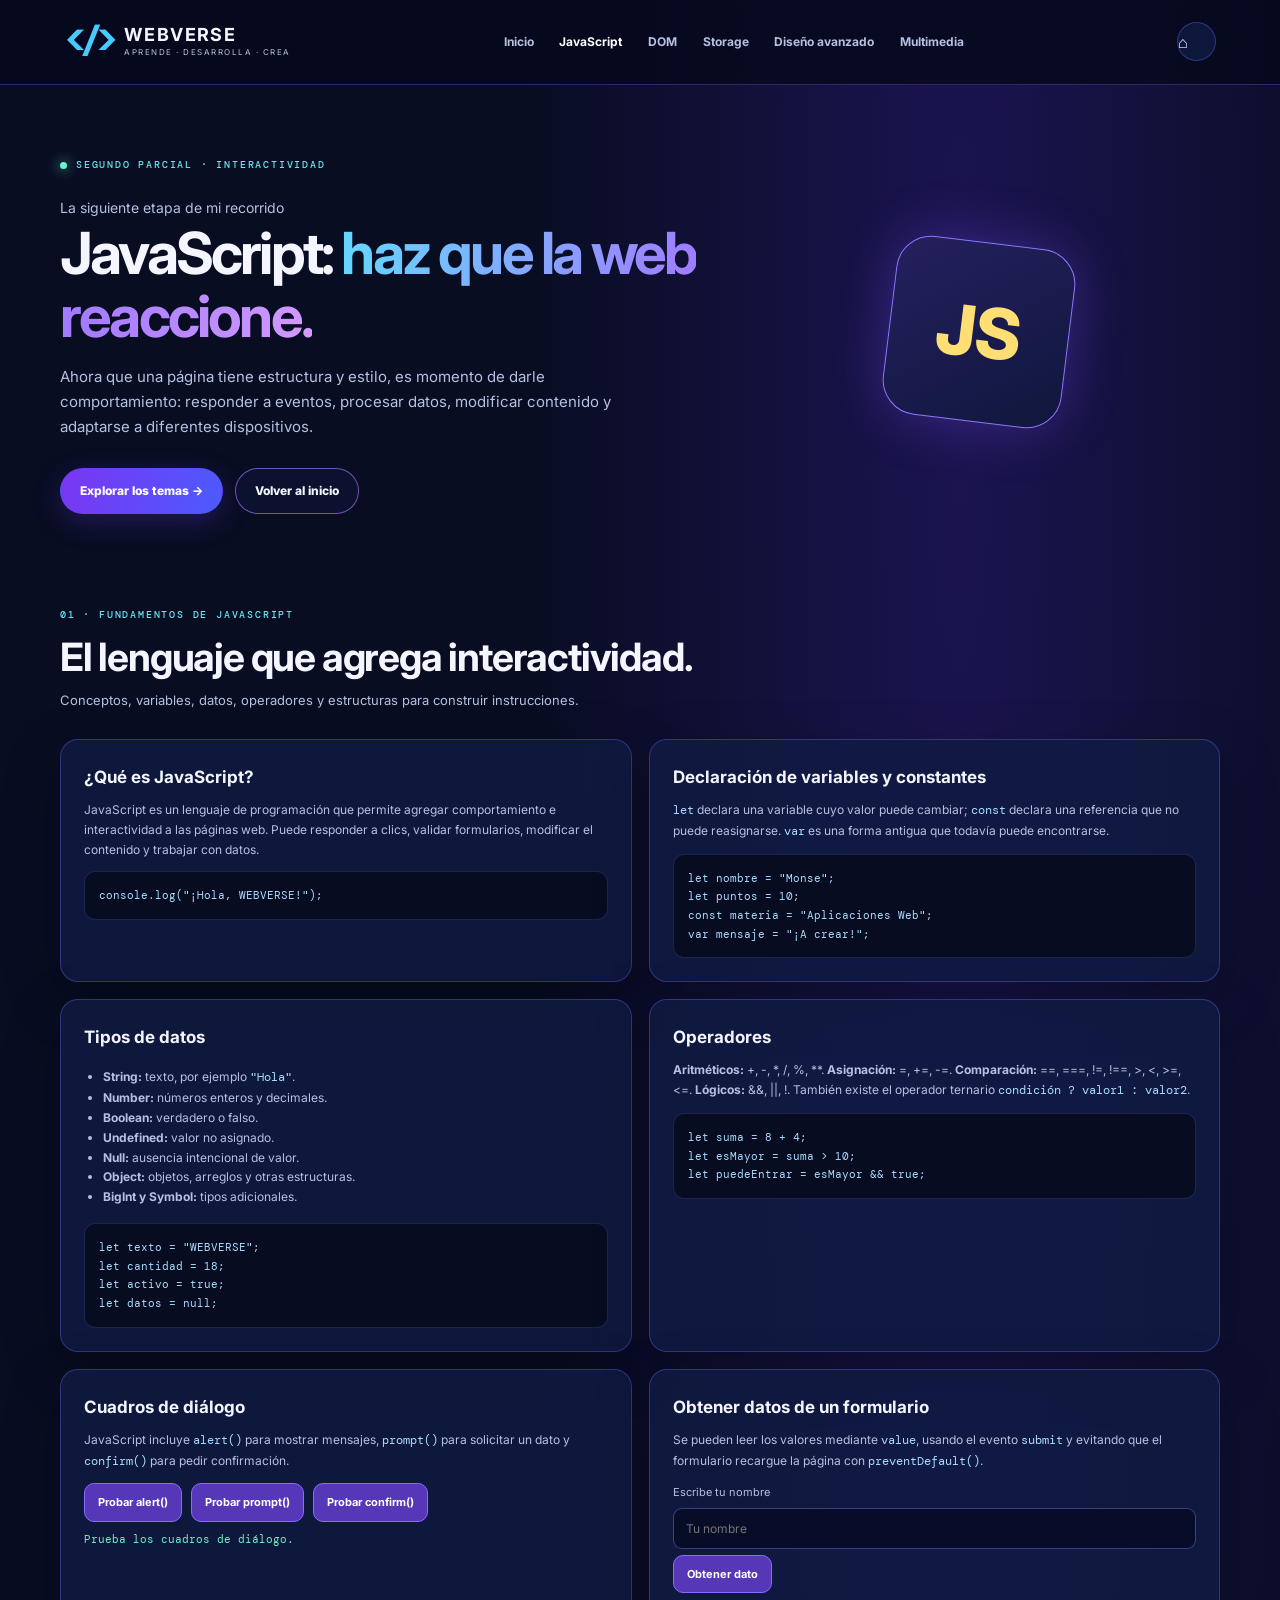
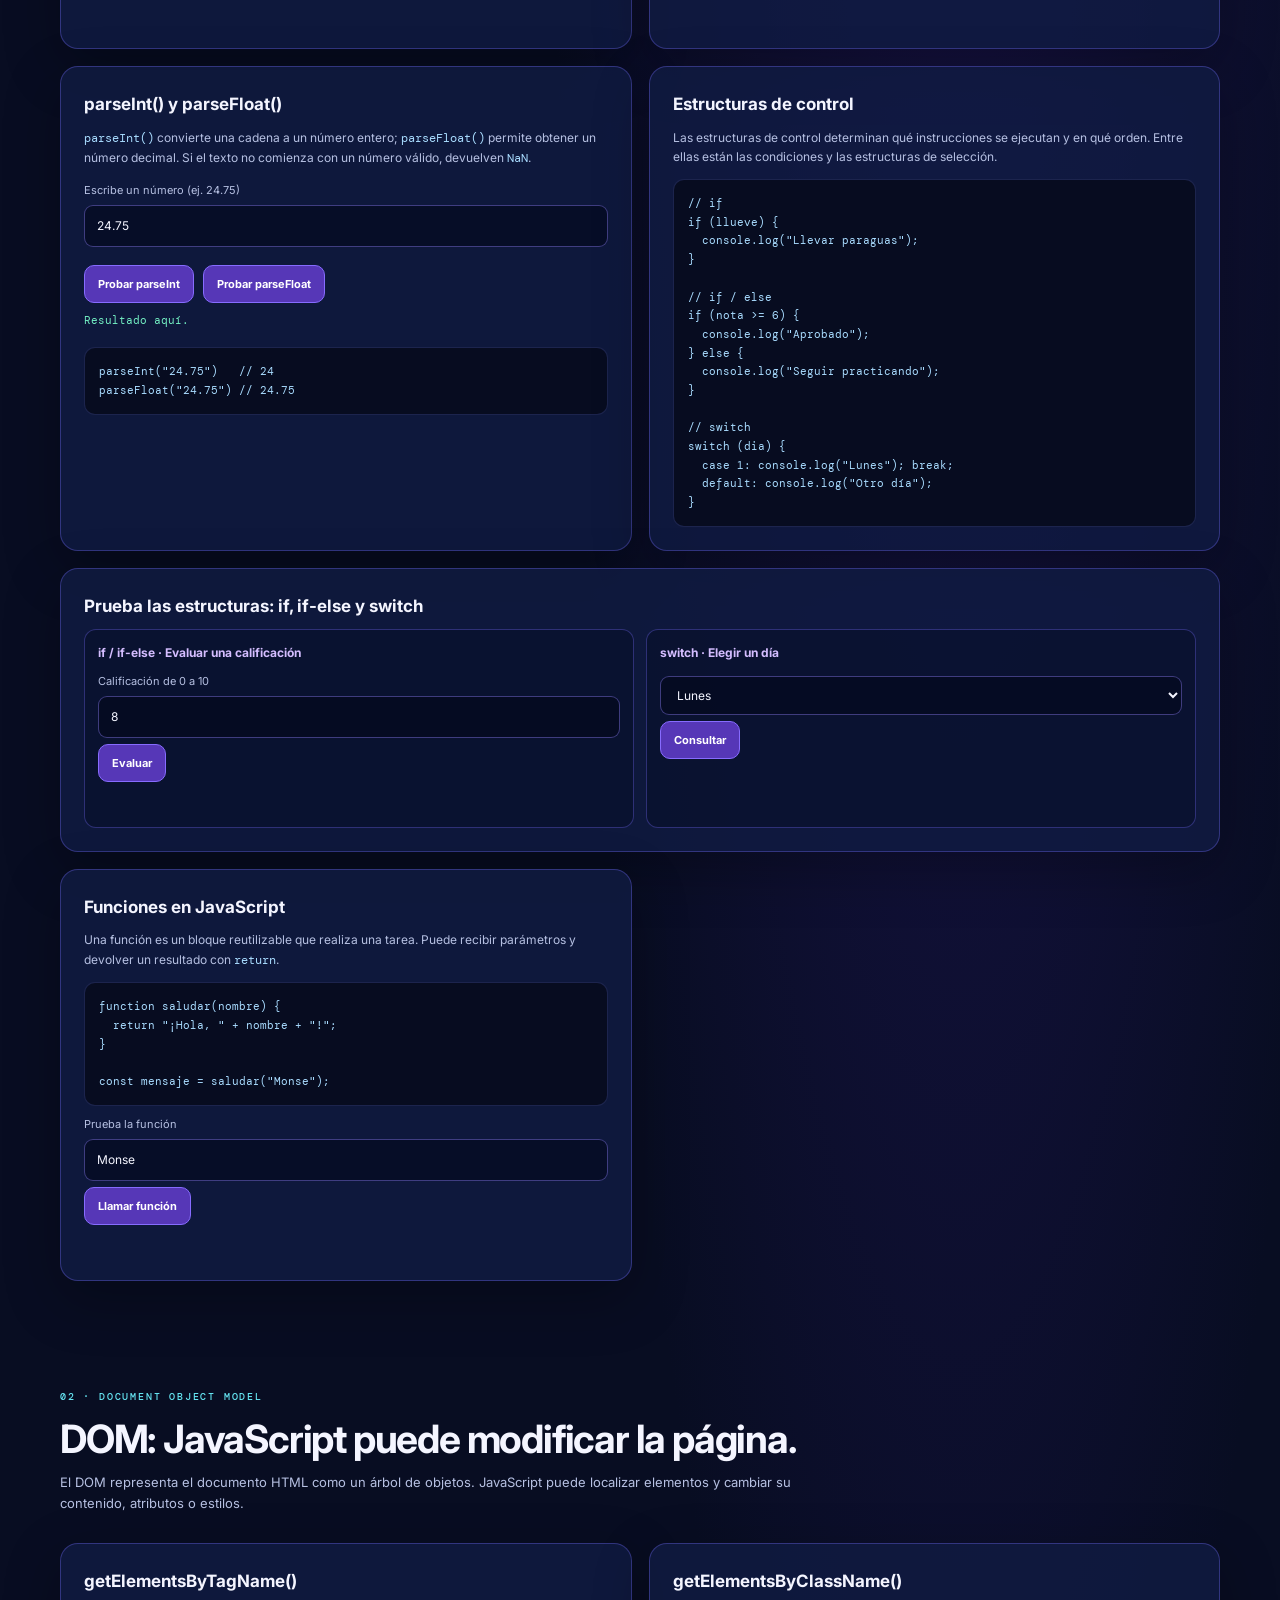
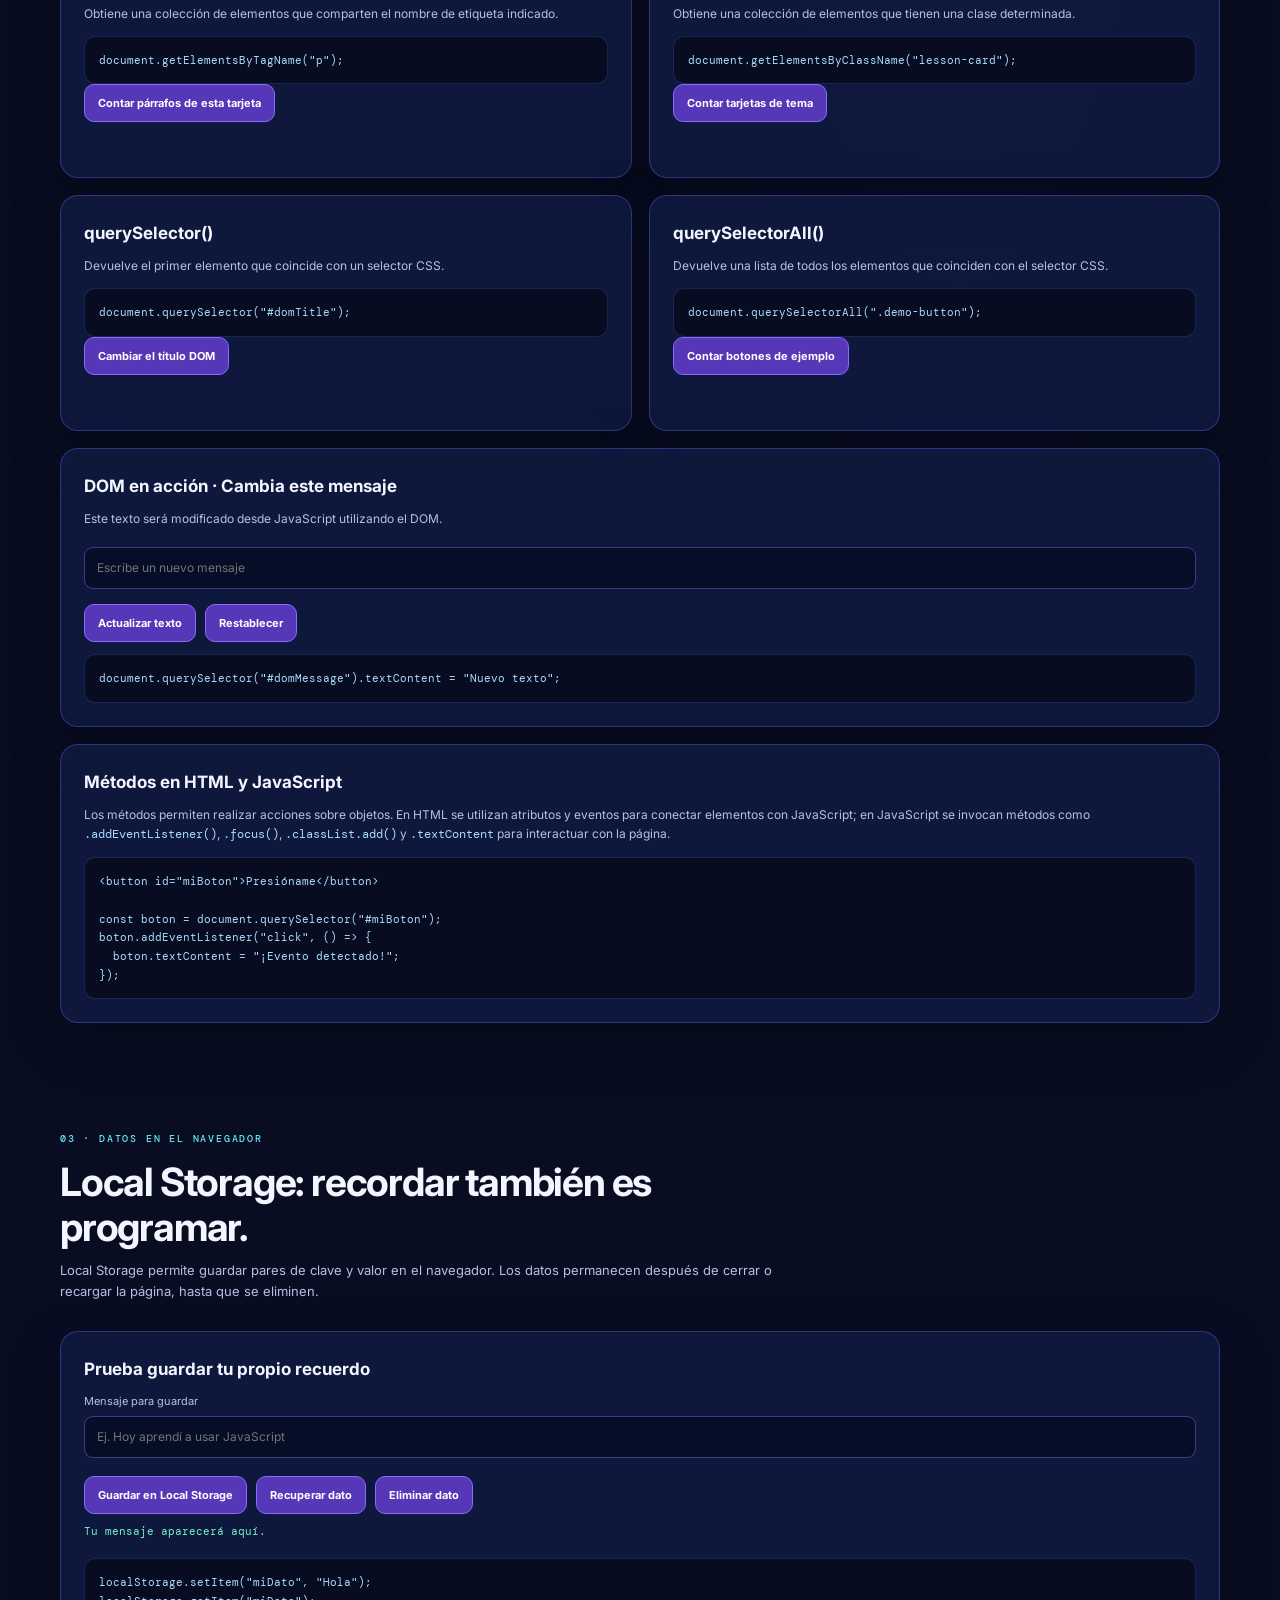
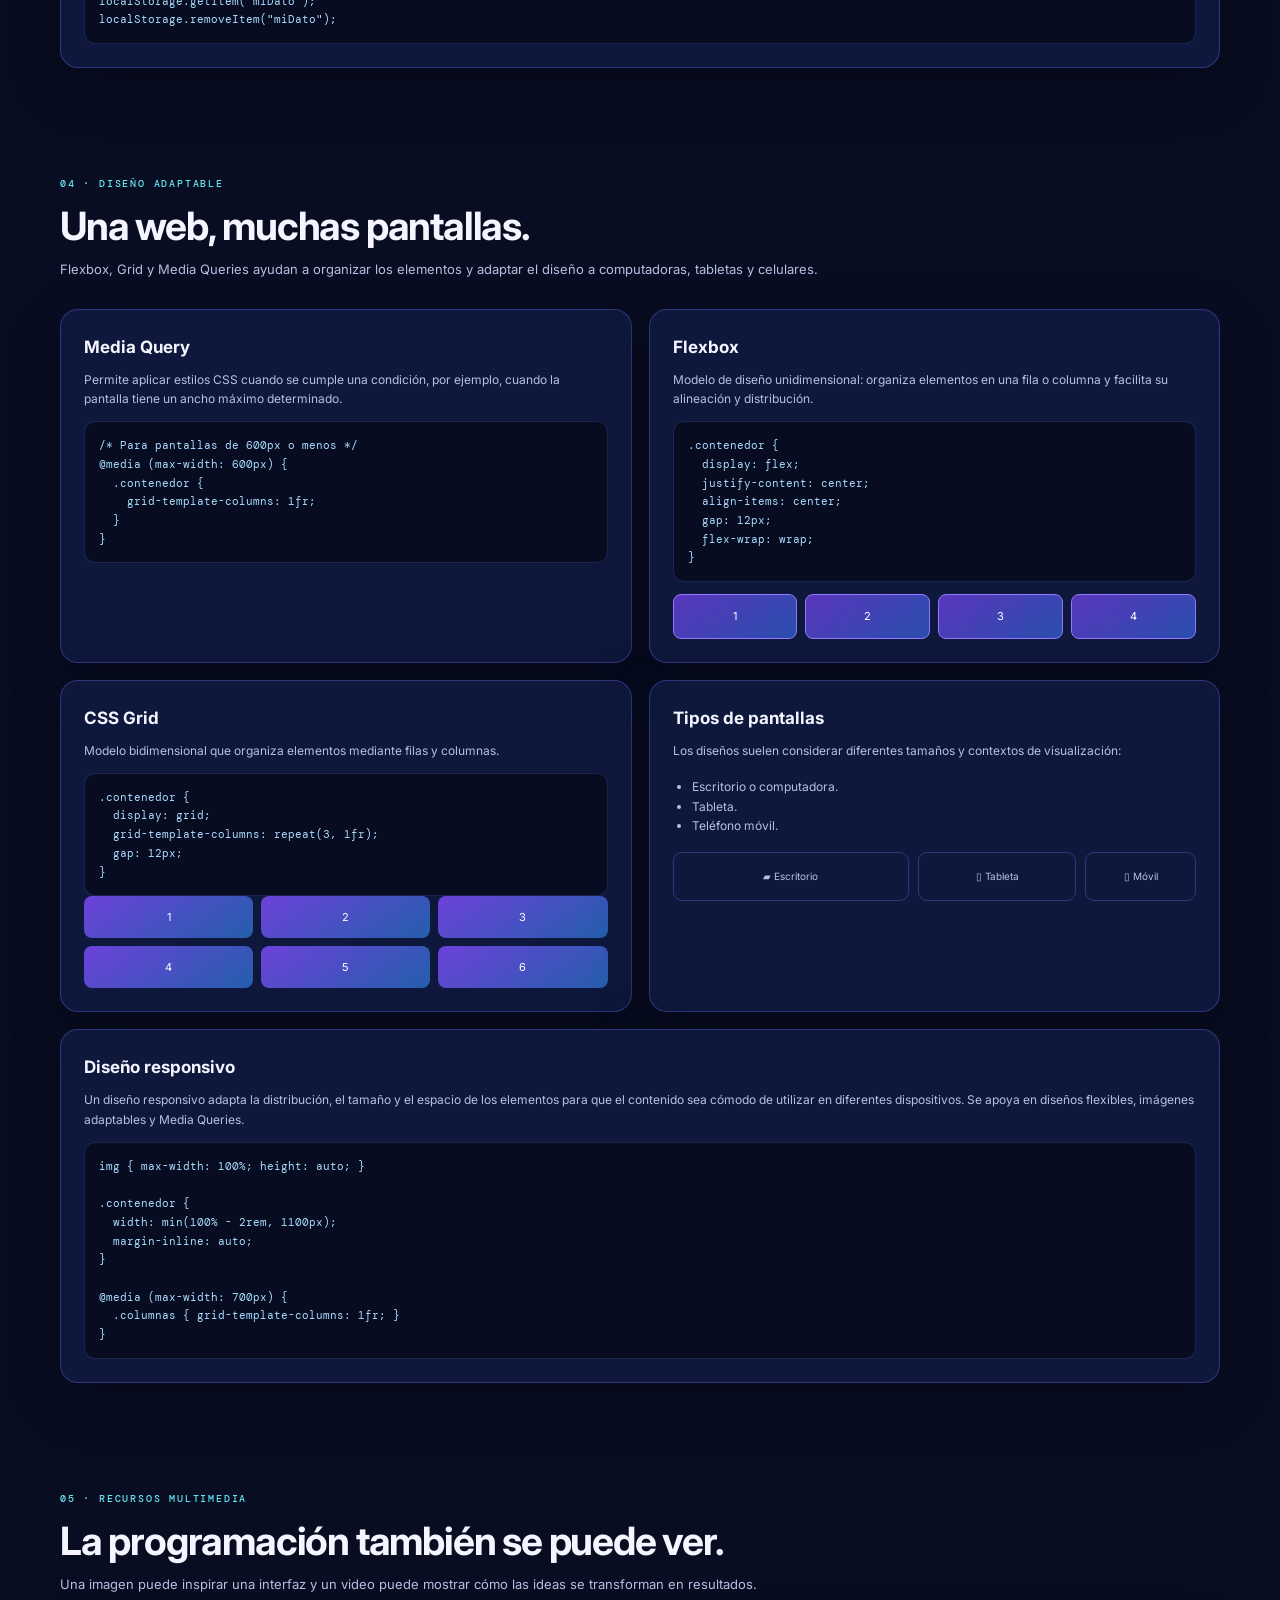
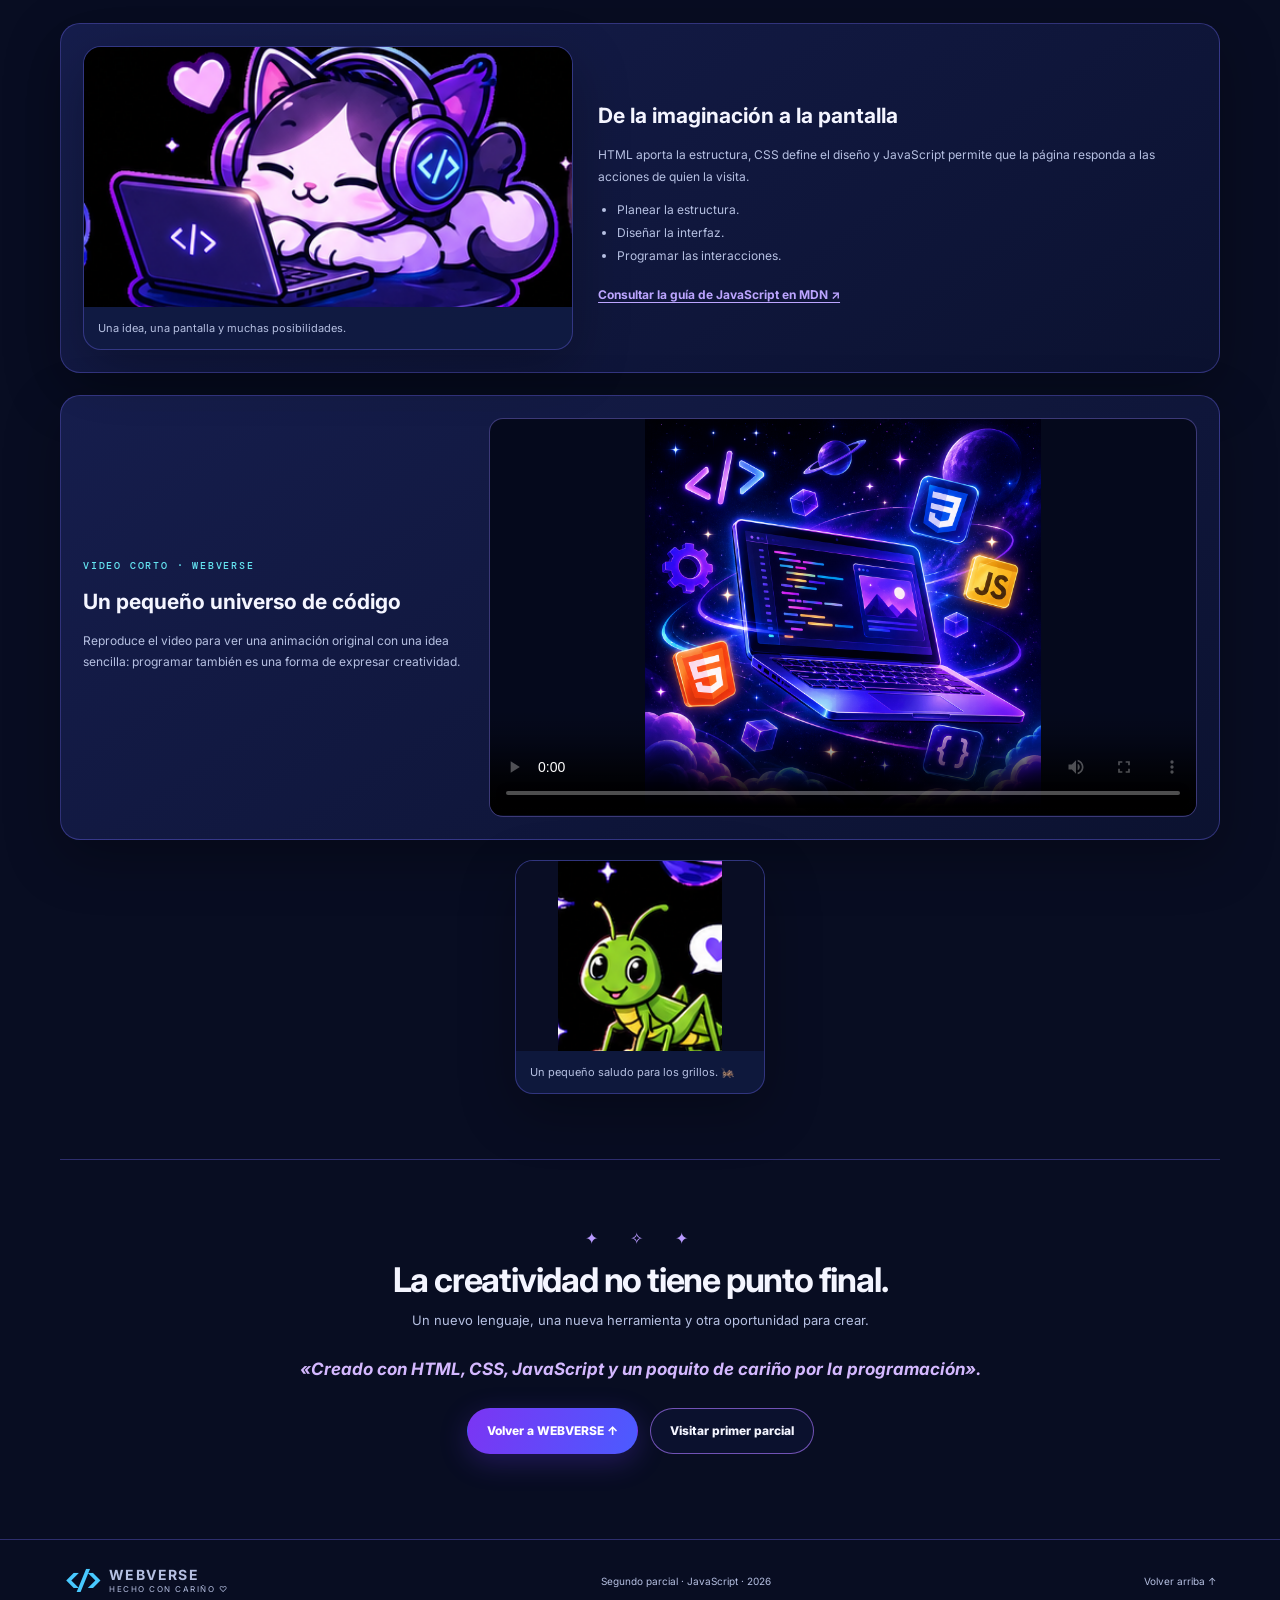
<file: segundo-parcial.html>
<!DOCTYPE html>
<html lang="es">
<head>
  <meta charset="UTF-8">
  <meta name="viewport" content="width=device-width, initial-scale=1.0">
  <meta name="description" content="Segundo parcial de WEBVERSE: JavaScript, DOM, almacenamiento y diseño responsivo.">
  <meta name="theme-color" content="#090d24">
  <title>WEBVERSE | Segundo parcial · JavaScript</title>
  <link rel="preconnect" href="https://fonts.googleapis.com">
  <link rel="preconnect" href="https://fonts.gstatic.com" crossorigin>
  <link href="https://fonts.googleapis.com/css2?family=DM+Mono:wght@400;500&family=Inter:wght@400;500;600;700;800&display=swap" rel="stylesheet">
  <link rel="stylesheet" href="webverse.css">
  <script src="segundo-parcial.js" defer></script>
</head>
<body>
  <header class="topbar">
    <a class="brand" href="index.html"><span class="brand-mark">&lt;/&gt;</span><span><strong>WEBVERSE</strong><small>APRENDE · DESARROLLA · CREA</small></span></a>
    <nav class="main-nav" aria-label="Navegación principal">
      <a href="index.html">Inicio</a><a href="#javascript" class="active">JavaScript</a><a href="#dom">DOM</a><a href="#almacenamiento">Storage</a><a href="#diseno">Diseño avanzado</a><a href="#recursos">Multimedia</a>
    </nav>
    <a class="icon-button site-nav-back" href="index.html" aria-label="Volver al inicio">⌂</a>
    <button class="menu-toggle" id="menuToggle" type="button" aria-label="Abrir menú" aria-expanded="false">☰</button>
  </header>

  <main>
    <section class="section-shell page-hero">
      <div>
        <span class="eyebrow"><span class="pulse-dot"></span> SEGUNDO PARCIAL · INTERACTIVIDAD</span>
        <p class="hero-kicker">La siguiente etapa de mi recorrido</p>
        <h1>JavaScript: <span>haz que la web reaccione.</span></h1>
        <p class="hero-description">Ahora que una página tiene estructura y estilo, es momento de darle comportamiento: responder a eventos, procesar datos, modificar contenido y adaptarse a diferentes dispositivos.</p>
        <div class="hero-actions"><a class="button button-primary" href="#javascript">Explorar los temas →</a><a class="button button-ghost" href="index.html">Volver al inicio</a></div>
      </div>
      <div class="page-hero-art"><div class="js-emblem">JS</div></div>
    </section>

    <section class="section-shell content-section section-anchor" id="javascript">
      <div class="section-heading"><span class="eyebrow">01 · FUNDAMENTOS DE JAVASCRIPT</span><h2>El lenguaje que agrega interactividad.</h2><p>Conceptos, variables, datos, operadores y estructuras para construir instrucciones.</p></div>
      <div class="content-grid">
        <article class="lesson-card">
          <h3>¿Qué es JavaScript?</h3>
          <p>JavaScript es un lenguaje de programación que permite agregar comportamiento e interactividad a las páginas web. Puede responder a clics, validar formularios, modificar el contenido y trabajar con datos.</p>
          <pre><code>console.log("¡Hola, WEBVERSE!");</code></pre>
        </article>
        <article class="lesson-card">
          <h3>Declaración de variables y constantes</h3>
          <p><code class="inline-code">let</code> declara una variable cuyo valor puede cambiar; <code class="inline-code">const</code> declara una referencia que no puede reasignarse. <code class="inline-code">var</code> es una forma antigua que todavía puede encontrarse.</p>
          <pre><code>let nombre = "Monse";
let puntos = 10;
const materia = "Aplicaciones Web";
var mensaje = "¡A crear!";</code></pre>
        </article>
        <article class="lesson-card">
          <h3>Tipos de datos</h3>
          <ul><li><b>String:</b> texto, por ejemplo <code class="inline-code">"Hola"</code>.</li><li><b>Number:</b> números enteros y decimales.</li><li><b>Boolean:</b> verdadero o falso.</li><li><b>Undefined:</b> valor no asignado.</li><li><b>Null:</b> ausencia intencional de valor.</li><li><b>Object:</b> objetos, arreglos y otras estructuras.</li><li><b>BigInt y Symbol:</b> tipos adicionales.</li></ul>
          <pre><code>let texto = "WEBVERSE";
let cantidad = 18;
let activo = true;
let datos = null;</code></pre>
        </article>
        <article class="lesson-card">
          <h3>Operadores</h3>
          <p><b>Aritméticos:</b> +, -, *, /, %, **. <b>Asignación:</b> =, +=, -=. <b>Comparación:</b> ==, ===, !=, !==, &gt;, &lt;, &gt;=, &lt;=. <b>Lógicos:</b> &&, ||, !. También existe el operador ternario <code class="inline-code">condición ? valor1 : valor2</code>.</p>
          <pre><code>let suma = 8 + 4;
let esMayor = suma > 10;
let puedeEntrar = esMayor && true;</code></pre>
        </article>
        <article class="lesson-card">
          <h3>Cuadros de diálogo</h3>
          <p>JavaScript incluye <code class="inline-code">alert()</code> para mostrar mensajes, <code class="inline-code">prompt()</code> para solicitar un dato y <code class="inline-code">confirm()</code> para pedir confirmación.</p>
          <div class="demo-row"><button class="demo-button" id="alertDemo">Probar alert()</button><button class="demo-button" id="promptDemo">Probar prompt()</button><button class="demo-button" id="confirmDemo">Probar confirm()</button></div>
          <div class="demo-output" id="dialogOutput" aria-live="polite">Prueba los cuadros de diálogo.</div>
        </article>
        <article class="lesson-card">
          <h3>Obtener datos de un formulario</h3>
          <p>Se pueden leer los valores mediante <code class="inline-code">value</code>, usando el evento <code class="inline-code">submit</code> y evitando que el formulario recargue la página con <code class="inline-code">preventDefault()</code>.</p>
          <form id="nameForm">
            <label class="demo-label" for="visitorName">Escribe tu nombre</label><input class="demo-input" id="visitorName" name="visitorName" type="text" placeholder="Tu nombre" required>
            <button class="demo-button" type="submit">Obtener dato</button>
          </form>
          <div class="demo-output" id="formOutput" aria-live="polite"></div>
        </article>
        <article class="lesson-card">
          <h3>parseInt() y parseFloat()</h3>
          <p><code class="inline-code">parseInt()</code> convierte una cadena a un número entero; <code class="inline-code">parseFloat()</code> permite obtener un número decimal. Si el texto no comienza con un número válido, devuelven <code class="inline-code">NaN</code>.</p>
          <label class="demo-label" for="numberInput">Escribe un número (ej. 24.75)</label><input class="demo-input" id="numberInput" value="24.75">
          <div class="demo-row"><button class="demo-button" id="parseIntButton">Probar parseInt</button><button class="demo-button" id="parseFloatButton">Probar parseFloat</button></div>
          <div class="demo-output" id="parseOutput" aria-live="polite">Resultado aquí.</div>
          <pre><code>parseInt("24.75")   // 24
parseFloat("24.75") // 24.75</code></pre>
        </article>
        <article class="lesson-card">
          <h3>Estructuras de control</h3>
          <p>Las estructuras de control determinan qué instrucciones se ejecutan y en qué orden. Entre ellas están las condiciones y las estructuras de selección.</p>
          <pre><code>// if
if (llueve) {
  console.log("Llevar paraguas");
}

// if / else
if (nota >= 6) {
  console.log("Aprobado");
} else {
  console.log("Seguir practicando");
}

// switch
switch (dia) {
  case 1: console.log("Lunes"); break;
  default: console.log("Otro día");
}</code></pre>
        </article>
        <article class="lesson-card wide">
          <h3>Prueba las estructuras: if, if-else y switch</h3>
          <div class="comparison">
            <div class="mini-panel">
              <strong>if / if-else · Evaluar una calificación</strong>
              <label class="demo-label" for="gradeInput">Calificación de 0 a 10</label><input class="demo-input" id="gradeInput" type="number" min="0" max="10" step="0.1" value="8">
              <button class="demo-button" id="gradeButton">Evaluar</button><div class="demo-output" id="gradeOutput" aria-live="polite"></div>
            </div>
            <div class="mini-panel">
              <strong>switch · Elegir un día</strong>
              <select class="demo-select" id="daySelect"><option value="1">Lunes</option><option value="2">Martes</option><option value="3">Miércoles</option><option value="4">Jueves</option><option value="5">Viernes</option><option value="6">Sábado</option><option value="7">Domingo</option></select>
              <button class="demo-button" id="dayButton">Consultar</button><div class="demo-output" id="dayOutput" aria-live="polite"></div>
            </div>
          </div>
        </article>
        <article class="lesson-card">
          <h3>Funciones en JavaScript</h3>
          <p>Una función es un bloque reutilizable que realiza una tarea. Puede recibir parámetros y devolver un resultado con <code class="inline-code">return</code>.</p>
          <pre><code>function saludar(nombre) {
  return "¡Hola, " + nombre + "!";
}

const mensaje = saludar("Monse");</code></pre>
          <label class="demo-label" for="functionName">Prueba la función</label><input class="demo-input" id="functionName" value="Monse">
          <button class="demo-button" id="functionButton">Llamar función</button><div class="demo-output" id="functionOutput" aria-live="polite"></div>
        </article>
      </div>
    </section>

    <section class="section-shell content-section section-anchor" id="dom">
      <div class="section-heading"><span class="eyebrow">02 · DOCUMENT OBJECT MODEL</span><h2>DOM: JavaScript puede modificar la página.</h2><p>El DOM representa el documento HTML como un árbol de objetos. JavaScript puede localizar elementos y cambiar su contenido, atributos o estilos.</p></div>
      <div class="content-grid">
        <article class="lesson-card">
          <h3>getElementsByTagName()</h3><p>Obtiene una colección de elementos que comparten el nombre de etiqueta indicado.</p><pre><code>document.getElementsByTagName("p");</code></pre>
          <button class="demo-button" id="tagButton">Contar párrafos de esta tarjeta</button><div class="demo-output" id="tagOutput"></div>
        </article>
        <article class="lesson-card">
          <h3>getElementsByClassName()</h3><p>Obtiene una colección de elementos que tienen una clase determinada.</p><pre><code>document.getElementsByClassName("lesson-card");</code></pre>
          <button class="demo-button" id="classButton">Contar tarjetas de tema</button><div class="demo-output" id="classOutput"></div>
        </article>
        <article class="lesson-card">
          <h3>querySelector()</h3><p>Devuelve el primer elemento que coincide con un selector CSS.</p><pre><code>document.querySelector("#domTitle");</code></pre>
          <button class="demo-button" id="queryButton">Cambiar el título DOM</button>
        </article>
        <article class="lesson-card">
          <h3>querySelectorAll()</h3><p>Devuelve una lista de todos los elementos que coinciden con el selector CSS.</p><pre><code>document.querySelectorAll(".demo-button");</code></pre>
          <button class="demo-button" id="queryAllButton">Contar botones de ejemplo</button><div class="demo-output" id="queryAllOutput"></div>
        </article>
        <article class="lesson-card wide">
          <h3>DOM en acción · Cambia este mensaje</h3>
          <p id="domMessage">Este texto será modificado desde JavaScript utilizando el DOM.</p>
          <div class="demo-row"><input class="demo-input" id="domTextInput" placeholder="Escribe un nuevo mensaje"><button class="demo-button" id="changeDomButton">Actualizar texto</button><button class="demo-button" id="resetDomButton">Restablecer</button></div>
          <pre><code>document.querySelector("#domMessage").textContent = "Nuevo texto";</code></pre>
        </article>
        <article class="lesson-card wide">
          <h3>Métodos en HTML y JavaScript</h3>
          <p>Los métodos permiten realizar acciones sobre objetos. En HTML se utilizan atributos y eventos para conectar elementos con JavaScript; en JavaScript se invocan métodos como <code class="inline-code">.addEventListener()</code>, <code class="inline-code">.focus()</code>, <code class="inline-code">.classList.add()</code> y <code class="inline-code">.textContent</code> para interactuar con la página.</p>
          <pre><code>&lt;button id="miBoton"&gt;Presióname&lt;/button&gt;

const boton = document.querySelector("#miBoton");
boton.addEventListener("click", () =&gt; {
  boton.textContent = "¡Evento detectado!";
});</code></pre>
        </article>
      </div>
    </section>

    <section class="section-shell content-section section-anchor" id="almacenamiento">
      <div class="section-heading"><span class="eyebrow">03 · DATOS EN EL NAVEGADOR</span><h2>Local Storage: recordar también es programar.</h2><p>Local Storage permite guardar pares de clave y valor en el navegador. Los datos permanecen después de cerrar o recargar la página, hasta que se eliminen.</p></div>
      <div class="content-grid">
        <article class="lesson-card wide">
          <h3>Prueba guardar tu propio recuerdo</h3>
          <label class="demo-label" for="memoryInput">Mensaje para guardar</label><input class="demo-input" id="memoryInput" placeholder="Ej. Hoy aprendí a usar JavaScript">
          <div class="demo-row"><button class="demo-button" id="saveMemory">Guardar en Local Storage</button><button class="demo-button" id="loadMemory">Recuperar dato</button><button class="demo-button" id="deleteMemory">Eliminar dato</button></div>
          <div class="demo-output" id="memoryOutput" aria-live="polite">Tu mensaje aparecerá aquí.</div>
          <pre><code>localStorage.setItem("miDato", "Hola");
localStorage.getItem("miDato");
localStorage.removeItem("miDato");</code></pre>
        </article>
      </div>
    </section>

    <section class="section-shell content-section section-anchor" id="diseno">
      <div class="section-heading"><span class="eyebrow">04 · DISEÑO ADAPTABLE</span><h2>Una web, muchas pantallas.</h2><p>Flexbox, Grid y Media Queries ayudan a organizar los elementos y adaptar el diseño a computadoras, tabletas y celulares.</p></div>
      <div class="content-grid">
        <article class="lesson-card">
          <h3>Media Query</h3><p>Permite aplicar estilos CSS cuando se cumple una condición, por ejemplo, cuando la pantalla tiene un ancho máximo determinado.</p><pre><code>/* Para pantallas de 600px o menos */
@media (max-width: 600px) {
  .contenedor {
    grid-template-columns: 1fr;
  }
}</code></pre>
        </article>
        <article class="lesson-card">
          <h3>Flexbox</h3><p>Modelo de diseño unidimensional: organiza elementos en una fila o columna y facilita su alineación y distribución.</p><pre><code>.contenedor {
  display: flex;
  justify-content: center;
  align-items: center;
  gap: 12px;
  flex-wrap: wrap;
}</code></pre>
          <div class="layout-demo"><span>1</span><span>2</span><span>3</span><span>4</span></div>
        </article>
        <article class="lesson-card">
          <h3>CSS Grid</h3><p>Modelo bidimensional que organiza elementos mediante filas y columnas.</p><pre><code>.contenedor {
  display: grid;
  grid-template-columns: repeat(3, 1fr);
  gap: 12px;
}</code></pre>
          <div class="grid-demo"><span>1</span><span>2</span><span>3</span><span>4</span><span>5</span><span>6</span></div>
        </article>
        <article class="lesson-card">
          <h3>Tipos de pantallas</h3><p>Los diseños suelen considerar diferentes tamaños y contextos de visualización:</p><ul><li>Escritorio o computadora.</li><li>Tableta.</li><li>Teléfono móvil.</li></ul><div class="screen-demo"><span>▰ Escritorio</span><span>▯ Tableta</span><span>▯ Móvil</span></div>
        </article>
        <article class="lesson-card wide">
          <h3>Diseño responsivo</h3><p>Un diseño responsivo adapta la distribución, el tamaño y el espacio de los elementos para que el contenido sea cómodo de utilizar en diferentes dispositivos. Se apoya en diseños flexibles, imágenes adaptables y Media Queries.</p>
          <pre><code>img { max-width: 100%; height: auto; }

.contenedor {
  width: min(100% - 2rem, 1100px);
  margin-inline: auto;
}

@media (max-width: 700px) {
  .columnas { grid-template-columns: 1fr; }
}</code></pre>
        </article>
      </div>
    </section>


    <section class="section-shell content-section section-anchor" id="recursos">
      <div class="section-heading"><span class="eyebrow">05 · RECURSOS MULTIMEDIA</span><h2>La programación también se puede ver.</h2><p>Una imagen puede inspirar una interfaz y un video puede mostrar cómo las ideas se transforman en resultados.</p></div>
      <div class="media-feature second-media-feature">
        <figure class="resource-image">
          <img src="gatita-programadora.png" alt="Gatita ilustrada usando una computadora con símbolos de código" loading="lazy">
          <figcaption>Una idea, una pantalla y muchas posibilidades.</figcaption>
        </figure>
        <div class="media-copy">
          <h3>De la imaginación a la pantalla</h3>
          <p>HTML aporta la estructura, CSS define el diseño y JavaScript permite que la página responda a las acciones de quien la visita.</p>
          <ul class="resource-list"><li>Planear la estructura.</li><li>Diseñar la interfaz.</li><li>Programar las interacciones.</li></ul>
          <a class="text-link" href="https://developer.mozilla.org/es/docs/Web/JavaScript" target="_blank" rel="noopener noreferrer">Consultar la guía de JavaScript en MDN ↗</a>
        </div>
      </div>
      <div class="video-panel">
        <div><span class="eyebrow">VIDEO CORTO · WEBVERSE</span><h3>Un pequeño universo de código</h3><p>Reproduce el video para ver una animación original con una idea sencilla: programar también es una forma de expresar creatividad.</p></div>
        <video class="webverse-video" controls preload="metadata" poster="webverse-galaxia.png">
          <source src="webverse-programacion.mp4" type="video/mp4">
          Tu navegador no puede reproducir este video.
        </video>
      </div>
      <figure class="resource-image mascot-inline"><img src="grillito-programador.png" alt="Grillito verde ilustrado como pequeño compañero de programación" loading="lazy"><figcaption>Un pequeño saludo para los grillos. 🦗</figcaption></figure>
    </section>

    <section class="section-shell final-message">
      <div class="final-stars">✦　✧　✦</div><h2>La creatividad no tiene punto final.</h2>
      <p>Un nuevo lenguaje, una nueva herramienta y otra oportunidad para crear.</p>
      <strong>«Creado con HTML, CSS, JavaScript y un poquito de cariño por la programación».</strong>
      <div class="hero-actions" style="justify-content:center;margin-top:25px"><a class="button button-primary" href="index.html">Volver a WEBVERSE ↑</a><a class="button button-ghost" href="primer-parcial.html">Visitar primer parcial</a></div>
    </section>
  </main>
  <footer class="site-footer"><a class="brand footer-brand" href="index.html"><span class="brand-mark">&lt;/&gt;</span><span><strong>WEBVERSE</strong><small>HECHO CON CARIÑO ♡</small></span></a><span>Segundo parcial · JavaScript · 2026</span><a href="#javascript">Volver arriba ↑</a></footer>
</body>
</html>
</file>
<file: webverse.css>
/* WEBVERSE — identidad visual compartida */
:root {
  --bg: #080d22;
  --bg-soft: #0e1634;
  --panel: rgba(17, 27, 66, .82);
  --panel-solid: #111b42;
  --text: #f4f5ff;
  --muted: #b6c0e2;
  --purple: #9b5cff;
  --purple-light: #c4a1ff;
  --blue: #48c9ff;
  --cyan: #65e5f2;
  --border: rgba(117, 108, 255, .34);
  --shadow: 0 18px 55px rgba(0, 0, 0, .28);
  --radius: 22px;
}
* { box-sizing: border-box; }
html { scroll-behavior: smooth; scroll-padding-top: 100px; }
body {
  margin: 0; min-height: 100vh; color: var(--text);
  background: radial-gradient(ellipse at 75% 5%, #1b1450 0, transparent 32%), var(--bg);
  font-family: Inter, Arial, sans-serif; line-height: 1.65; overflow-x: hidden;
}
body.light-theme { --bg:#eef1ff; --bg-soft:#e3e8ff; --panel:rgba(255,255,255,.9); --panel-solid:#fff; --text:#172044; --muted:#596486; --border:rgba(104,75,210,.25); background:radial-gradient(ellipse at 75% 5%,#ddd0ff 0,transparent 35%),var(--bg); }
a { color: inherit; text-decoration: none; }
button, input, select, textarea { font: inherit; }
button { cursor: pointer; }
.topbar { position: sticky; top: 0; z-index: 50; display:flex; align-items:center; justify-content:space-between; gap:24px; padding: 13px clamp(18px,5vw,76px); background:rgba(6,10,29,.88); border-bottom:1px solid var(--border); backdrop-filter:blur(18px); }
.light-theme .topbar { background:rgba(245,247,255,.9); }
.brand { display:flex; align-items:center; gap:12px; min-width:max-content; }
.brand-mark { color:var(--blue); font-family:"DM Mono",monospace; font-size:35px; font-weight:700; letter-spacing:-5px; }
.brand strong { display:block; font-size:18px; letter-spacing:1.4px; line-height:1.2; }
.brand small { display:block; color:var(--muted); font-size:8px; letter-spacing:1.5px; }
.main-nav { display:flex; align-items:center; gap:clamp(12px,2vw,28px); }
.main-nav a { color:var(--muted); font-size:12px; font-weight:700; transition:.2s; }
.main-nav a:hover,.main-nav a.active { color:#fff; }
.light-theme .main-nav a:hover,.light-theme .main-nav a.active { color:var(--purple); }
.icon-button,.menu-toggle { border:1px solid var(--border); border-radius:50%; width:39px; height:39px; color:var(--text); background:var(--panel); }
.menu-toggle { display:none; border-radius:12px; }
.music-strip { display:flex; align-items:center; gap:15px; padding:8px clamp(18px,5vw,76px); background:rgba(11,17,46,.8); border-bottom:1px solid rgba(90,87,190,.2); }
.light-theme .music-strip { background:rgba(228,232,255,.85); }
.music-track { display:flex; align-items:center; gap:10px; margin-right:auto; }
.music-note { display:grid; place-items:center; width:30px; height:30px; border-radius:9px; color:white; background:linear-gradient(135deg,var(--purple),#5635d7); }
.music-track strong,.music-track small { display:block; }
.music-track strong { font-size:11px; }.music-track small { color:var(--muted); font-size:10px; }
.music-button { border:1px solid var(--border); border-radius:30px; padding:7px 13px; color:var(--text); background:var(--panel); font-size:11px; font-weight:700; }
.volume-control { color:var(--muted); font-size:10px; }
#musicVolume { width:90px; accent-color:var(--purple); }
.section-shell { width:min(1160px, calc(100% - 44px)); margin-inline:auto; }
.hero { min-height:560px; display:grid; grid-template-columns:1.05fr .95fr; align-items:center; gap:35px; padding-block:75px 85px; }
.eyebrow { display:inline-flex; align-items:center; gap:9px; color:var(--cyan); font-family:"DM Mono",monospace; font-size:10px; font-weight:500; letter-spacing:1.8px; }
.pulse-dot { width:7px; height:7px; border-radius:50%; background:#68f6ca; box-shadow:0 0 13px #68f6ca; }
.hero-kicker { color:var(--muted); margin:20px 0 3px; font-size:14px; }
h1,h2,h3,p { margin-top:0; }
h1 { max-width:690px; margin-bottom:18px; font-size:clamp(38px,5.4vw,67px); line-height:1.08; letter-spacing:-2.8px; }
h1 span { color:transparent; background:linear-gradient(100deg,#64d8ff,#a17aff 60%,#d49aff); background-clip:text; }
.hero-description { max-width:570px; color:var(--muted); font-size:15px; }
.hero-actions { display:flex; flex-wrap:wrap; gap:12px; margin-top:28px; }
.button { display:inline-flex; justify-content:center; align-items:center; gap:12px; border:1px solid transparent; border-radius:999px; padding:12px 19px; font-size:12px; font-weight:800; transition:transform .2s,box-shadow .2s,background .2s; }
.button:hover { transform:translateY(-3px); }
.button-primary { color:#fff; background:linear-gradient(110deg,#7b35f3,#4b5bff); box-shadow:0 8px 28px rgba(113,61,255,.25); }
.button-primary:hover { box-shadow:0 10px 34px rgba(113,61,255,.45); }
.button-ghost { color:var(--text); background:rgba(19,26,67,.4); border-color:rgba(169,119,255,.65); }
.hero-tags,.topic-pills { display:flex; flex-wrap:wrap; gap:8px; margin-top:25px; }
.hero-tags span,.topic-pills span { padding:5px 10px; border:1px solid var(--border); border-radius:30px; color:var(--muted); font-family:"DM Mono",monospace; font-size:10px; }
.hero-art { min-height:350px; position:relative; display:grid; place-items:center; isolation:isolate; }
.hero-art:before { content:""; position:absolute; width:80%; aspect-ratio:1; border-radius:50%; background:radial-gradient(circle,rgba(111,64,255,.24),transparent 68%); filter:blur(10px); z-index:-1; }
.code-window { width:min(440px,100%); transform:perspective(900px) rotateY(-8deg) rotateX(3deg); border:1px solid #7867ff; border-radius:17px; overflow:hidden; background:linear-gradient(145deg,#151c4e,#090e2b); box-shadow:0 0 0 5px rgba(112,83,255,.1),0 20px 65px rgba(55,36,180,.42); }
.window-bar { display:flex; align-items:center; gap:6px; padding:13px 15px; border-bottom:1px solid rgba(135,130,255,.25); color:#aab4df; font:10px "DM Mono",monospace; }
.window-bar i { width:8px;height:8px;border-radius:50%;background:#ff7199; }.window-bar i:nth-child(2){background:#ffd36b}.window-bar i:nth-child(3){background:#68e6bd}.window-bar span{margin-left:10px}
.fake-code { padding:26px 24px 32px; font:clamp(11px,1.2vw,14px)/2 "DM Mono",monospace; color:#dbe5ff; }
.fake-code p { margin:0; }.fake-code b { color:#71d9ff; }.fake-code em { color:#f7bd77; font-style:normal; }.fake-code strong { color:#c7a0ff; }.fake-code .indent { padding-left:24px; }.fake-code .code-result { margin-top:18px;color:#68e6bd; }
.orbit { position:absolute; border:1px solid rgba(105,103,255,.35); border-radius:50%; transform:rotate(-22deg); }.orbit-a { width:115%;height:65%; }.orbit-b { width:95%;height:85%;transform:rotate(32deg); }
.floating-chip { position:absolute; display:grid;place-items:center;width:58px;height:58px;border:1px solid #8c70ff;border-radius:16px;color:#d9c7ff;background:#17134a;box-shadow:0 0 25px rgba(133,91,255,.4);font:700 21px "DM Mono",monospace; }.chip-one{top:30px;right:3%;}.chip-two{bottom:30px;left:4%;color:#ffe08a}.floating-star{position:absolute;top:16%;left:10%;color:#9b83ff;font-size:27px}.hero-caption{position:absolute;bottom:0;color:#8c9ad0;font:9px "DM Mono",monospace;letter-spacing:2px}
.section-heading { max-width:760px; margin-bottom:28px; }.section-heading h2,.about-copy h2,.easter-card h2,.final-message h2 { margin:9px 0 10px; font-size:clamp(27px,3.4vw,39px); line-height:1.17; letter-spacing:-1.2px; }.section-heading p,.about-copy p { color:var(--muted);font-size:13px; }
.semester-grid { display:grid;grid-template-columns:1fr 1fr;gap:20px; }
.semester-card,.dedication-card,.code-lab,.easter-card { border:1px solid var(--border);border-radius:var(--radius);background:linear-gradient(145deg,rgba(23,31,79,.94),rgba(12,19,49,.94));box-shadow:var(--shadow); }
.light-theme .semester-card,.light-theme .dedication-card,.light-theme .code-lab,.light-theme .easter-card { background:var(--panel-solid); }
.semester-card { padding:27px;position:relative;overflow:hidden; }.semester-card:after{content:"";position:absolute;width:180px;height:180px;border-radius:50%;right:-90px;top:-95px;background:rgba(129,79,255,.13);filter:blur(3px)}
.card-topline { display:flex;align-items:center;justify-content:space-between; }.semester-icon { display:grid;place-items:center;width:47px;height:47px;border-radius:14px;color:#fff;background:linear-gradient(140deg,#8049fa,#3e71ff);font:700 18px "DM Mono",monospace; }.second-card .semester-icon{background:linear-gradient(140deg,#19bde9,#6557ff)}
.status-pill { color:var(--cyan);font:9px "DM Mono",monospace;letter-spacing:1px; }.semester-card h3{margin:22px 0 8px;font-size:24px}.semester-card p{max-width:490px;min-height:65px;color:var(--muted);font-size:13px}.semester-card .button{margin-top:23px}
.about-section { display:grid;grid-template-columns:.85fr 1.15fr;align-items:center;gap:65px;padding-block:115px 95px; }
.about-visual { position:relative;display:grid;place-items:center;min-height:300px; }.visual-screen { width:min(350px,100%);padding:23px;border:1px solid #7c6cff;border-radius:18px;background:linear-gradient(145deg,#171d53,#090e2b);box-shadow:0 0 55px rgba(113,74,255,.22);transform:rotate(-4deg); }.screen-label{color:#9ca9dc;font:10px "DM Mono",monospace}.screen-symbol{padding:26px 0;text-align:center;color:#6ddaff;font:700 83px "DM Mono",monospace;text-shadow:0 0 28px #586dff}.screen-progress{height:5px;border-radius:10px;background:#2b326a;overflow:hidden}.screen-progress span{display:block;width:78%;height:100%;background:linear-gradient(90deg,#8c4dff,#53d7ff)}.visual-screen small{display:block;margin-top:13px;color:#b6c0e2;font-size:10px}.orbit-dot{position:absolute;right:6%;top:7%;color:#b58cff;font-size:34px}
.quote-line { margin-top:22px;padding-left:16px;border-left:2px solid var(--purple);color:var(--purple-light);font-size:13px;font-style:italic; }
.dedication-section { padding-block:45px 100px; }.centered-heading{text-align:center;max-width:850px;margin-inline:auto;margin-bottom:32px}.heart{color:#d78cff}.dedication-card{max-width:900px;margin:auto;padding:clamp(25px,5vw,52px);text-align:center}.dedication-symbol{color:#c49aff;font-size:35px}.dedication-card p{max-width:740px;margin:18px auto;color:var(--muted);font-size:14px}.dedication-signature{margin-top:30px;color:#d2b3ff;font-size:14px;font-weight:700}.dedication-signature span{font-size:19px}
.heart-code-section{padding-block:25px 95px}.code-lab{padding:20px}.code-tabs{display:flex;flex-wrap:wrap;gap:8px;padding-bottom:15px;border-bottom:1px solid var(--border)}.code-tab{border:1px solid transparent;border-radius:9px;padding:9px 13px;color:var(--muted);background:transparent;font-size:11px;font-weight:700}.code-tab.active{color:#fff;background:#5637b7;border-color:#9b75ff}.code-display{min-height:170px;margin:18px 0;padding:22px;overflow:auto;border:1px solid rgba(102,128,255,.22);border-radius:13px;background:#070c20;color:#cfe1ff;font:12px/1.8 "DM Mono",monospace;white-space:pre-wrap}.code-lab-bottom{display:flex;align-items:center;gap:20px;flex-wrap:wrap}.terminal-output{display:flex;flex-direction:column;gap:2px}.terminal-output span{color:#7d8dbd;font:9px "DM Mono",monospace;letter-spacing:1px}.terminal-output strong{color:#73efc3;font:12px "DM Mono",monospace}.code-note{margin:15px 0 0;color:var(--muted);font-size:10px}
.easter-section{padding-bottom:95px}.easter-card{display:flex;align-items:center;gap:25px;padding:25px 30px}.cricket-art{font-size:52px;filter:drop-shadow(0 0 15px rgba(125,255,165,.3))}.easter-card div:nth-child(2){flex:1}.easter-card h2{font-size:24px}.easter-card p{margin:0;color:var(--muted);font-size:12px}
.final-message{padding:65px 25px 85px;text-align:center;border-top:1px solid var(--border)}.final-stars{color:#b99aff;letter-spacing:8px}.final-message h2{font-size:34px}.final-message p{color:var(--muted);font-size:13px}.final-message strong{display:block;margin:24px auto 0;color:#d4b8ff;font-size:clamp(13px,2vw,17px);font-style:italic}
.site-footer{display:flex;align-items:center;justify-content:space-between;gap:20px;padding:20px clamp(18px,5vw,76px);border-top:1px solid var(--border);color:var(--muted);font-size:10px}.footer-brand .brand-mark{font-size:26px}.footer-brand strong{font-size:14px}
.secret-dialog{width:min(560px,calc(100% - 30px));padding:35px;border:1px solid #8b70ff;border-radius:22px;color:var(--text);background:linear-gradient(145deg,#171d4e,#090e28);box-shadow:0 0 80px rgba(115,75,255,.35)}.secret-dialog::backdrop{background:rgba(2,4,17,.78);backdrop-filter:blur(7px)}.dialog-close{position:absolute;top:12px;right:15px;border:0;color:#fff;background:none;font-size:27px}.secret-bug{text-align:center;font-size:47px}.secret-dialog h2{text-align:center;color:#d3b5ff}.secret-dialog p{color:#c3cbea;font-size:13px}.secret-code{margin:20px 0;padding:15px;border-radius:10px;background:#060b1e;color:#78e9d1;font:12px/1.8 "DM Mono",monospace}.secret-dialog .button{width:100%}
.toast{position:fixed;right:20px;bottom:20px;z-index:100;padding:12px 18px;border:1px solid var(--border);border-radius:12px;color:var(--text);background:#171d4e;box-shadow:var(--shadow);font-size:12px;opacity:0;transform:translateY(12px);pointer-events:none;transition:.25s}.toast.show{opacity:1;transform:translateY(0)}
/* Segundo parcial */
.page-hero {padding:65px 0 50px;display:grid;grid-template-columns:1fr .75fr;align-items:center;gap:35px}.page-hero h1{font-size:clamp(38px,5vw,58px)}.page-hero-art{min-height:230px;display:grid;place-items:center}.js-emblem{display:grid;place-items:center;width:180px;height:180px;border:1px solid #8d78ff;border-radius:35px;color:#ffdf74;background:linear-gradient(145deg,#24205f,#10173c);box-shadow:0 0 55px rgba(127,83,255,.32);font-size:70px;font-weight:800;transform:rotate(7deg)}
.content-section{padding-block:35px 65px}.content-grid{display:grid;grid-template-columns:repeat(2,minmax(0,1fr));gap:17px}.lesson-card{padding:23px;border:1px solid var(--border);border-radius:18px;background:var(--panel);box-shadow:var(--shadow);min-width:0}.lesson-card h3{margin:0 0 9px;font-size:17px}.lesson-card p,.lesson-card li{color:var(--muted);font-size:12px}.lesson-card pre{max-width:100%;overflow:auto;margin:12px 0 0;padding:14px;border:1px solid rgba(111,131,255,.2);border-radius:11px;background:#070c20;color:#cde2ff;font:11px/1.7 "DM Mono",monospace}.lesson-card code,.inline-code{font-family:"DM Mono",monospace;color:#a9dcff}.lesson-card ul{padding-left:19px}.lesson-card.wide{grid-column:1/-1}
.demo-row{display:flex;flex-wrap:wrap;gap:9px;align-items:center;margin-top:12px}.demo-button{border:1px solid #876cff;border-radius:10px;padding:9px 13px;color:white;background:#5637b7;font-size:11px;font-weight:700}.demo-output{min-height:22px;margin-top:10px;color:#73efc3;font:11px "DM Mono",monospace}
.demo-input,.demo-select,.demo-textarea{width:100%;margin:6px 0;padding:10px 12px;border:1px solid rgba(143,130,255,.42);border-radius:9px;color:var(--text);background:rgba(4,9,29,.65);outline:none;font-size:12px}.demo-input:focus,.demo-select:focus,.demo-textarea:focus{border-color:var(--cyan);box-shadow:0 0 0 3px rgba(72,201,255,.1)}
.demo-label{display:block;margin-top:9px;color:var(--muted);font-size:11px}.comparison{display:grid;grid-template-columns:1fr 1fr;gap:12px}.mini-panel{padding:13px;border:1px solid var(--border);border-radius:12px;background:rgba(6,12,34,.45)}.mini-panel strong{display:block;margin-bottom:7px;color:#d4bdff;font-size:12px}
.layout-demo{display:grid;grid-template-columns:repeat(4,1fr);gap:8px;margin-top:12px}.layout-demo span{display:grid;place-items:center;min-height:45px;border:1px solid #9278ff;border-radius:8px;background:linear-gradient(145deg,#5936bc,#294eae);color:white;font-size:11px}
.grid-demo{display:grid;grid-template-columns:repeat(3,1fr);gap:8px}.grid-demo span{display:grid;place-items:center;min-height:42px;border-radius:8px;background:linear-gradient(145deg,#6c42d9,#245eac);color:white;font-size:11px}
.screen-demo{display:grid;grid-template-columns:1.5fr 1fr .7fr;gap:9px}.screen-demo span{padding:15px 5px;border:1px solid var(--border);border-radius:9px;text-align:center;color:var(--muted);font-size:10px}
.site-nav-back{display:flex;gap:15px;align-items:center}.site-nav-back a{color:var(--muted);font-size:11px}.section-anchor{scroll-margin-top:100px}
@media (max-width:850px){.main-nav{gap:12px}.main-nav a{font-size:10px}.hero{grid-template-columns:1fr .85fr}.about-section{gap:30px}.page-hero{grid-template-columns:1fr .6fr}}
@media (max-width:680px){.topbar{flex-wrap:wrap}.main-nav{display:none;order:4;width:100%;padding:12px 0 5px;flex-direction:column;align-items:flex-start}.main-nav.open{display:flex}.menu-toggle{display:block;margin-left:auto}.icon-button{order:2}.music-strip{flex-wrap:wrap;gap:9px}.music-track{width:100%}.hero,.page-hero{grid-template-columns:1fr;padding-block:55px}.hero-art{min-height:260px}.semester-grid,.about-section,.content-grid{grid-template-columns:1fr}.about-section{padding-block:75px}.about-visual{min-height:230px}.lesson-card.wide{grid-column:auto}.easter-card{align-items:flex-start;flex-wrap:wrap}.easter-card div:nth-child(2){flex-basis:calc(100% - 85px)}.easter-card .button{width:100%}.site-footer{flex-wrap:wrap}.site-footer>span{order:3;width:100%}.comparison{grid-template-columns:1fr}}
@media (max-width:420px){.section-shell{width:calc(100% - 30px)}h1{letter-spacing:-1.6px}.semester-card{padding:21px}.music-button{flex:1}.volume-control{margin-left:auto}.hero-actions .button{width:100%}.screen-demo{grid-template-columns:1fr}.screen-demo span{padding:9px}}
@media (prefers-reduced-motion:reduce){*,*::before,*::after{scroll-behavior:auto!important;animation-duration:.01ms!important;transition-duration:.01ms!important}}


/* Recursos visuales, tablas y multimedia de WEBVERSE */
.resource-section { padding-block: 35px 95px; }
.resource-gallery { display:grid; grid-template-columns:1.35fr 1fr 1fr; gap:16px; align-items:stretch; }
.resource-image { margin:0; min-width:0; overflow:hidden; border:1px solid var(--border); border-radius:18px; background:var(--panel); box-shadow:var(--shadow); }
.resource-image img { display:block; width:100%; height:230px; object-fit:cover; }
.resource-image-large img { height:290px; }
.resource-image figcaption { padding:12px 14px; color:var(--muted); font-size:11px; }
.mascot-image img { object-fit:contain; background:#090d24; }
.media-feature,.video-panel { display:grid; grid-template-columns:.8fr 1.2fr; gap:25px; align-items:center; margin-top:22px; padding:22px; border:1px solid var(--border); border-radius:20px; background:linear-gradient(145deg,rgba(23,31,79,.94),rgba(12,19,49,.94)); box-shadow:var(--shadow); }
.media-copy h3,.resource-panel h3,.resource-table-wrap h3,.video-panel h3 { margin:9px 0 10px; font-size:21px; }
.media-copy p,.video-panel p { color:var(--muted); font-size:12px; line-height:1.8; }
.resource-list { padding-left:19px; color:var(--muted); font-size:12px; line-height:1.9; }
.webverse-video { display:block; width:100%; max-height:430px; aspect-ratio:16/9; object-fit:contain; border:1px solid rgba(143,130,255,.4); border-radius:14px; background:#05091c; }
.resource-bottom-grid { display:grid; grid-template-columns:1fr 1fr; gap:17px; margin-top:18px; }
.resource-panel,.resource-table-wrap { padding:22px; border:1px solid var(--border); border-radius:18px; background:var(--panel); }
.resource-panel ol { padding-left:21px; color:var(--muted); font-size:12px; line-height:2; }
.definition-list { display:grid; grid-template-columns:90px 1fr; gap:9px 12px; font-size:12px; }
.definition-list dt { color:var(--cyan); font-family:"DM Mono",monospace; font-weight:700; }
.definition-list dd { margin:0; color:var(--muted); }
.resource-table-wrap { margin-top:18px; overflow-x:auto; }
.resource-table { width:100%; border-collapse:collapse; min-width:560px; color:var(--muted); font-size:12px; }
.resource-table th,.resource-table td { padding:12px 14px; border:1px solid var(--border); text-align:left; }
.resource-table thead th { color:#fff; background:rgba(94,66,190,.55); }
.resource-table tbody th { color:var(--cyan); }
.resource-links { display:flex; flex-wrap:wrap; align-items:center; gap:12px 20px; margin-top:20px; padding:18px 20px; border:1px solid var(--border); border-radius:15px; background:rgba(14,20,52,.65); }
.resource-links p { width:100%; margin:0; color:var(--muted); font-size:12px; }
.resource-links a,.text-link { color:#bca5ff; font-size:12px; font-weight:700; text-decoration:underline; text-underline-offset:3px; }
.second-media-feature { grid-template-columns:.9fr 1.1fr; }
.second-media-feature .resource-image img { height:260px; object-fit:cover; }
.video-panel { grid-template-columns:.7fr 1.3fr; }
.mascot-inline { width:min(250px,100%); margin:20px auto 0; }
.mascot-inline img { height:190px; object-fit:contain; background:#090d24; }
.light-theme .media-feature,.light-theme .video-panel { background:var(--panel-solid); }
@media(max-width:760px) { .resource-gallery { grid-template-columns:1fr 1fr; } .resource-image-large { grid-column:1/-1; } .resource-image-large img { height:240px; } .media-feature,.video-panel,.second-media-feature { grid-template-columns:1fr; } .resource-bottom-grid { grid-template-columns:1fr; } }
@media(max-width:480px) { .resource-gallery { grid-template-columns:1fr; } .resource-image-large { grid-column:auto; } .resource-image img,.resource-image-large img { height:220px; } .media-feature,.video-panel { padding:15px; } .definition-list { grid-template-columns:75px 1fr; } .resource-links { align-items:flex-start; flex-direction:column; } }
</file>
<file: estilos.css>
* {
    box-sizing: border-box;
    margin: 0;
   padding: 0;
}
html {
    scroll-behavior: smooth;
}
body {
    font-family: Arial, Helvetica, sans-serif;
    background: radial-gradient( circle at 20% 10%, #18206b 0, transparent 25%), radial-gradient( circle at 90% 40%, #24106b 0, transparent 25%), linear-gradient( 135deg, #020617, #061638,  #020617);
    color: white;
    line-height: 1.5;
}
.encabezado {
    width: 100%;
    min-height: 70px;
    padding: 12px 5%;
    display: flex;
    align-items: center;
    justify-content: space-between;
    gap: 20px;
    border-bottom: 1px solid #243b80;
    background: rgba(2, 6, 23, 0.9);
    position: sticky;
    top: 0;
    z-index: 1000;
    backdrop-filter: blur(10px);
}
.logo {
    display: flex;
    align-items: center;
    gap: 12px;
}
.logo-icon {
    color: #6d4aff;
    font-size: 35px;
    font-weight: bold;
}
.logo h1 {
    font-size: 21px;
    letter-spacing: 2px;
}

.logo small {
    color: #58a6ff;
    font-size: 9px;
}
.menu {
    display: flex;
    gap: 8px;
    flex-wrap: wrap;
    justify-content: center;
}
.menu a {
    color: white;
    text-decoration: none;
    font-size: 13px;
    padding: 10px 14px;
    border-radius: 10px;
    transition: 0.3s;
}
.menu a:hover, .menu .activo {
    background: linear-gradient( 90deg, #6d28d9, #4f46e5);
}
.hero {
    min-height: 430px;
    padding: 70px 8%;
    display: grid;
    grid-template-columns: 1fr 1fr;
    align-items: center;
    gap: 30px;
    border-bottom: 1px solid #253d80;
}
.hero-text {
    max-width: 650px;
}
.etiqueta {
    color: #38bdf8;
    font-weight: bold;
    letter-spacing: 3px;
    font-size: 13px;
    margin-bottom: 10px;
}
.hero h2 {
    font-size: 40px;
    line-height: 1.1;
    margin-bottom: 20px;
}
.hero h2 span {
    display: block;
    color: #25a9ff;
}
.hero-text > p {
    color: #d5def8;
    max-width: 600px;
}
.etiquetas {
    display: flex;
    flex-wrap: wrap;
    gap: 8px;
    margin: 20px 0;
}
.etiquetas span {
    padding: 7px 12px;
    background: #122555;
    border: 1px solid #3159a0;
    border-radius: 20px;
    font-size: 11px;
}
.botones {
    display: flex;
    gap: 12px;
    flex-wrap: wrap;
}
.boton, .boton-secundario {
    display: inline-block;
    padding: 12px 20px;
    border-radius: 12px;
    text-decoration: none;
    font-weight: bold;
    transition: 0.3s;
}
.boton {
    background: linear-gradient( 90deg, #7c3aed, #4f46e5);
    color: white;
}
.boton-secundario {
    border: 1px solid #9b5cff;
    color: white;
}
.boton:hover, .boton-secundario:hover {
    transform: translateY(-3px);
    box-shadow: 0 0 20px rgba(125, 70, 255, .5);
}
.hero-imagen {
    min-height: 300px;
    display: flex;
    align-items: center;
    justify-content: center;
    position: relative;
}
.monitor {
    width: 420px;
    height: 260px;
    border: 8px solid #263a8c;
    border-radius: 15px;
    background: #05091b;
    box-shadow: 0 0 30px #5635ff, inset 0 0 25px #111c50;
    transform: perspective(700px) rotateY(-8deg);

}
.pantalla {
    margin: 18px;
    height: 210px;
    background: #080d27;
    border: 2px solid #253e9d;
    border-radius: 8px;
    padding: 30px;
    color: #38bdf8;
    font-family: monospace;
    font-size: 22px;
    box-shadow: inset 0 0 20px #111c50;
}
.globo {
    position: absolute;
    right: 5%;
    top: 5%;
    font-size: 60px;
}
.contenido {
    width: 92%;
    max-width: 1500px;
    margin: auto;
}
section {
    padding: 35px 0;
}
.titulo-seccion {
    font-size: 21px;
    margin-bottom: 18px;
}

.titulo-seccion span {
    color: #8b5cf6;
}
.grid-conceptos {
    display: grid;
    grid-template-columns: repeat(4, 1fr);
    gap: 10px;
}
.tarjeta {

    background:
        linear-gradient( 145deg, rgba(12, 35, 75, .95), rgba(4, 18, 45, .95));
    border: 1px solid #1c4a85;
    border-radius: 12px;
    padding: 18px;
    transition: .3s;
}
.tarjeta:hover {
    transform: translateY(-4px);
    border-color: #6d5cff;
    box-shadow: 0 0 18px rgba(77, 70, 229, .25);
}
.icono {
    width: 35px;
    height: 35px;
    display: grid;
    place-items: center;
    background: #123c78;
    border-radius: 8px;
    margin-bottom: 10px;
}
.tarjeta h3 {
    font-size: 14px;
    margin-bottom: 5px;
}
.tarjeta p {
    font-size: 11px;
    color: #aebddd;
}
.componentes{
    display: flex;
    align-items: center;
    justify-content: space-between;
    gap: 10px;
    padding: 25px;
    border: 1px solid #2464a5;
    border-radius: 14px;
    background: rgba(4, 20, 50, .8);
}
.componente {
    text-align: center;
    flex: 1;
}
.icono-grande {
    font-size: 38px;
    margin-bottom: 8px;
}
.componente h3 {
    font-size: 14px;
}
.componente p {
    font-size: 11px;
    color: #a9b7d4;
}
.flecha {
    color: #5cbdff;
    font-size: 25px;
}
.tipos-web {
    display: grid;
    grid-template-columns: repeat(4, 1fr);
    gap: 10px;
}
.tipo {
    padding: 20px;
    border: 1px solid #25639d;
    border-radius: 12px;
    background: #061a3b;
}
.tipo span {
    font-size: 30px;
}
.tipo h3 {
    margin-top: 10px;
}
.tipo p {
    color: #aebddd;
    font-size: 12px;
}
.dos-columnas {
    display: grid;
    grid-template-columns: 1fr 1fr;
    gap: 15px;
}
.codigo {
    background: #020617;
    border: 1px solid #274b89;
    border-radius: 12px;
    padding: 20px;
    overflow-x: auto;
}
pre {
    font-family: Consolas, monospace;
    font-size: 12px;
    color: #80d9ff;
    white-space: pre-wrap;
}
.explicacion {
    padding: 20px;
    background: #061a3b;
    border: 1px solid #234e83;
    border-radius: 12px;
}
.explicacion p {
    margin: 12px 0;
}
.pencil {
    display: grid;
    grid-template-columns: 1fr 1fr;
    gap: 20px;
    padding: 20px;
    background: #061a3b;
    border: 1px solid #2a508d;
    border-radius: 15px;
}
.pencil img {
    width: 100%;
    max-height: 220px;
    object-fit: contain;
    border-radius: 10px;
}
.enlace-demo {
    display: grid;
    grid-template-columns: 1fr auto;
    align-items: center;
    gap: 20px;
}
.imagenes-demo {
    display: grid;
    grid-template-columns: repeat(3, 1fr);
    gap: 15px;
}
.imagenes-demo div {
    text-align: center;
    background: #061a3b;
    border: 1px solid #28538e;
    padding: 20px;
    border-radius: 12px;
}
.imagenes-demo img {
    width: 120px;
    height: 100px;
    object-fit: contain;
}
.listas {
    display: grid;
    grid-template-columns: repeat(3, 1fr);
    gap: 15px;
}
.listas ol, .listas ul, .listas dl {
    margin-top: 15px;
    padding-left: 20px;
}
.listas li {
    margin: 6px;
}
dt {
    color: #38bdf8;
    font-weight: bold;
}
dd {
    margin-bottom: 10px;
    color: #aebddd;
}
table {
    width: 100%;
    border-collapse: collapse;
    background: #061a3b;
    border-radius: 12px;
    overflow: hidden;
}
caption {
    text-align: left;
    font-size: 18px;
    font-weight: bold;
    padding: 12px;
}
th, td {
    border: 1px solid #284c83;
    padding: 12px;
    text-align: left;
    font-size: 13px;
}
th {
    background: #102d60;
}
tr:hover {
    background: #0c2752;
}
.formulario {
    max-width: 700px;
    margin: auto;
    padding: 25px;
    border-radius: 15px;
    background: #061a3b;
    border: 1px solid #27538e;
}
.formulario label {
    display: block;
    margin: 12px 0 5px;
    font-size: 13px;
}
.formulario input, .formulario select, .formulario textarea {
    width: 100%;
    padding: 11px;
    border-radius: 8px;
    border: 1px solid #315b98;
    background: #020b22;
    color: white;
    outline: none;
}
.formulario input:focus, .formulario select:focus, .formulario textarea:focus {
    border-color: #8b5cf6;
    box-shadow: 0 0 10px rgba(139, 92, 246, .3);
}
.formulario textarea {
    min-height: 100px;
    resize: vertical;
}
.checks {
    display: flex;
    flex-wrap: wrap;
    gap: 15px;
}
.checks label {
    display: flex;
    align-items: center;
    gap: 5px;
}
.checks input {
    width: auto;
}
.formulario button {
    margin-top: 20px;
    width: 100%;
    padding: 12px;
    border: none;
    border-radius: 10px;
    background: linear-gradient( 90deg, #7c3aed, #4f46e5);
    color: white;
    font-weight: bold;
    cursor: pointer;
}
.formulario button:hover {
    box-shadow: 0 0 20px #633cff;
}
.get-post {
    display: grid;
    grid-template-columns: 1fr 1fr;
    gap: 15px;
}
.metodo {
    padding: 20px;
    border-radius: 12px;
    border: 1px solid #27518d;
    background: #061a3b;
}
.metodo h3 {
    color: #38bdf8;
    font-size: 20px;
    margin-bottom: 10px;
}
.metodo pre {
    margin-top: 15px;
    background: #020617;
    padding: 15px;
    border-radius: 8px;
}
.etiquetas-html {
    display: grid;
    gap: 8px;
}
.etiquetas-html div {
    padding: 12px 18px;
    border-radius: 8px;
    font-family: monospace;
    color: #020617;
    font-weight: bold;
}
.etiquetas-html div:nth-child(1) {
    background: #22d3ee;
}
.etiquetas-html div:nth-child(2) {
    background: #a855f7;
}
.etiquetas-html div:nth-child(3) {
    background: #ec4899;
}
.etiquetas-html div:nth-child(4) {
    background: #4ade80;
}
.etiquetas-html div:nth-child(5) {
    background: #fbbf24;
}
.etiquetas-html div:nth-child(6) {
    background: #f472b6;
}
.selectores {
    display: grid;
    grid-template-columns: repeat(4, 1fr);
    gap: 10px;
}
.selector {
    padding: 20px;
    border-radius: 12px;
    border: 1px solid #31568c;
    background: #061a3b;
}
.selector code {
    display: block;
    margin-top: 10px;
    color: #38bdf8;
    font-family: monospace;
}
.selector.etiqueta {
    border-color: #22d3ee;
}
.selector.clase {
    border-color: #a855f7;
}
.selector.id {
    border-color: #fb923c;
}
.selector.universal {
    border-color: #60a5fa;
}
.unidades {
    display: grid;
    grid-template-columns: repeat(6, 1fr);
    gap: 10px;
}
.unidades div {
    padding: 15px;
    border-radius: 8px;
    background: #102554;
    border: 1px solid #315a99;
    text-align: center;
}
.unidades strong {
    font-size: 20px;
    color: #38bdf8;
}
.unidades p {
    font-size: 11px;
    color: #b5c2dd;
}
.colores {
    display: grid;
    grid-template-columns: repeat(4, 1fr);
    gap: 15px;
}
.color-card {
    padding: 20px;
    text-align: center;
    background: #061a3b;
    border: 1px solid #2a518c;
    border-radius: 12px;
}
.circulo {
    width: 60px;
    height: 60px;
    border-radius: 50%;
    margin: auto;
    margin-bottom: 10px;
}
.red {
    background: red;
}
.rgb {
    background: rgb(139, 92, 246);
}
.hex {
    background: #8b5cf6;
}
.rgba {
    background: rgba(139, 92, 246, .8);
}
.color-card p {
    color: #aebddd;
    font-family: monospace;
    font-size: 11px;
}
.recorrido {
    margin-top: 20px;
    padding: 30px;
    border: 1px solid #324d96;
    border-radius: 15px;
    background: #061635;
}
.recorrido h2 {
    margin-bottom: 25px;
}
.linea {
    display: grid;
    grid-template-columns: repeat(6, 1fr);
    gap: 10px;
}
.linea div {
    text-align: center;
    position: relative;
}
.linea span {
    display: grid;
    place-items: center;
    width: 50px;
    height: 50px;
    margin: auto;
    border-radius: 50%;
    background: linear-gradient(135deg, #7c3aed, #2563eb);
    font-size: 20px;
}
.linea b {
    display: block;
    margin-top: 10px;
}
.linea small {
    color: #9faecc;
}
.sobre {
    text-align: center;
    padding: 40px 15%;
}
.sobre p {
    margin: 10px;
    color: #b7c3dc;
}
footer {
    padding: 50px 8%;
    text-align: center;
    border-top: 1px solid #3346a0;
    background: radial-gradient(circle at center, #261064, #020617);
}
.frase {
    max-width: 600px;
    margin: auto;
    color: #d6b8ff;
    font-style: italic;
}
.redes {
    display: flex;
    justify-content: center;
    gap: 20px;
    margin: 25px 0;
}
.redes a {
    color: #8b5cf6;
    text-decoration: none;
}
.redes a:hover {
    color: #38bdf8;
}
footer > p {
    color: #8f9bb7;
    font-size: 13px;
}
@media (max-width: 1000px) {
    .encabezado {
        flex-direction: column;
    }
    .hero {
        grid-template-columns: 1fr;
        text-align: center;
    }
    .hero-text {
        margin: auto;
    }
    .etiquetas,
    .botones {
        justify-content: center;
    }
    .grid-conceptos {
        grid-template-columns: repeat(2, 1fr);
    }
    .tipos-web {
        grid-template-columns: repeat(2, 1fr);
    }
    .componentes {
        flex-wrap: wrap;
    }
    .unidades {
        grid-template-columns: repeat(3, 1fr);
    }
    .linea {
        grid-template-columns: repeat(3, 1fr);
        gap: 25px;
    }
}
@media (max-width: 650px) {
    .hero h2 {
        font-size: 30px;
    }
    .monitor {
        width: 300px;
        height: 200px;
    }
    .pantalla {
        height: 160px;
        font-size: 15px;
    }
    .grid-conceptos, .tipos-web, .imagenes-demo, .listas, .dos-columnas, .get-post, .colores, .selectores {
        grid-template-columns: 1fr;
    }
    .unidades {
        grid-template-columns: repeat(2, 1fr);
    }
    .linea {
        grid-template-columns: 1fr 1fr;
    }
    .componentes {
        flex-direction: column;
    }
    .flecha {
        transform: rotate(90deg);
    }
    .menu {
        font-size: 11px;
    }
}
</file>
